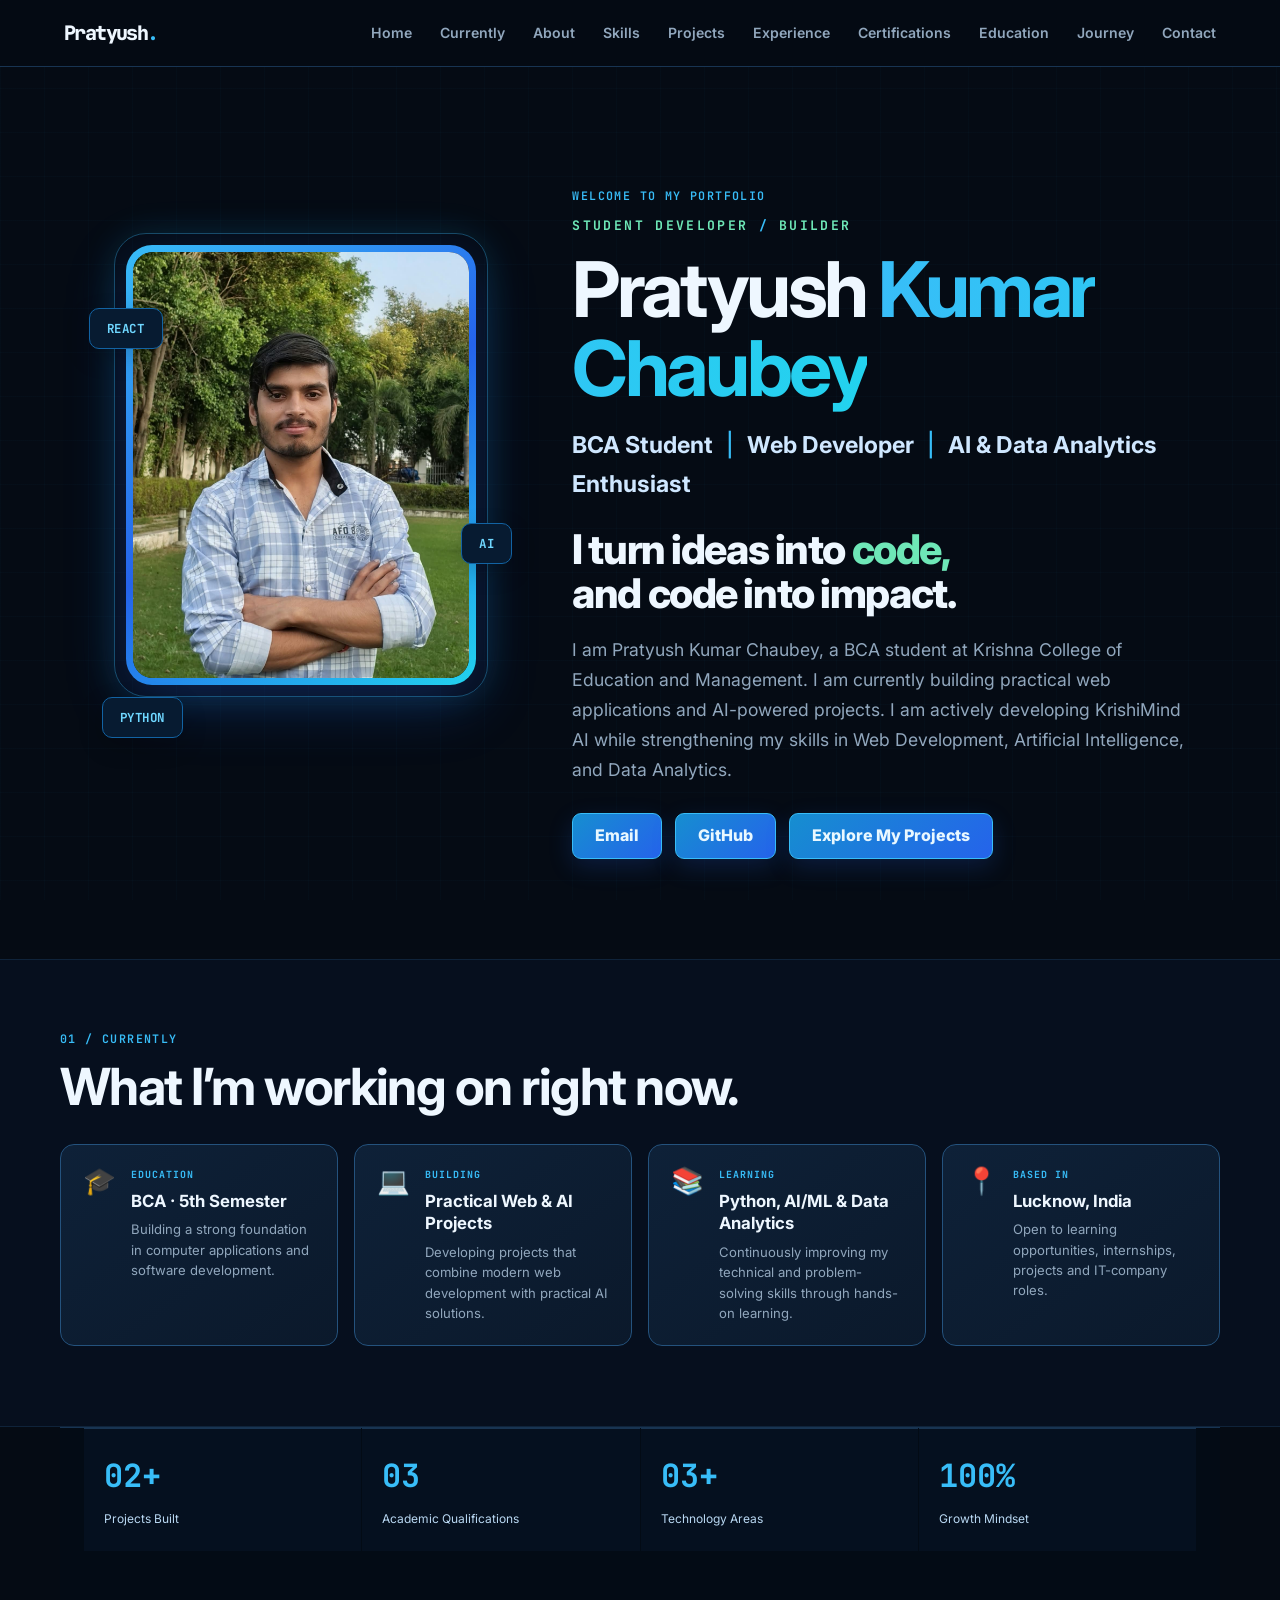
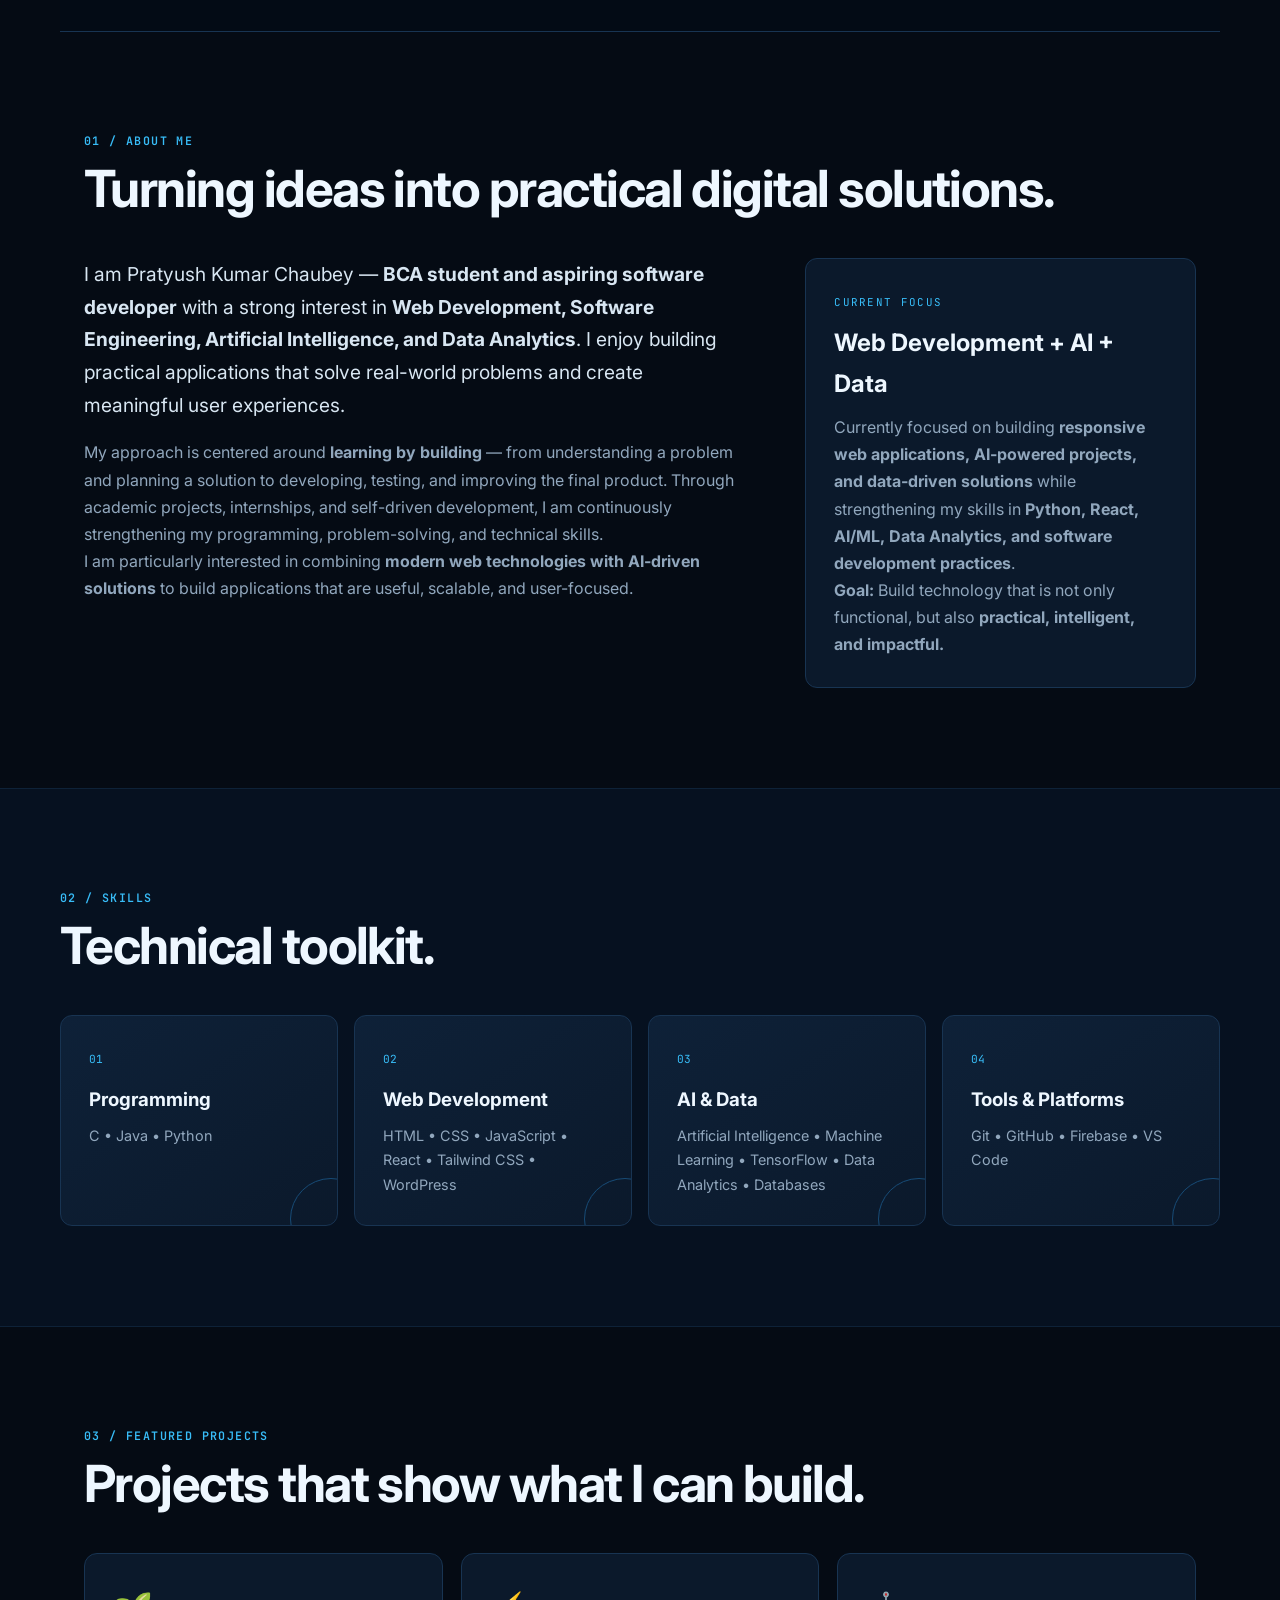
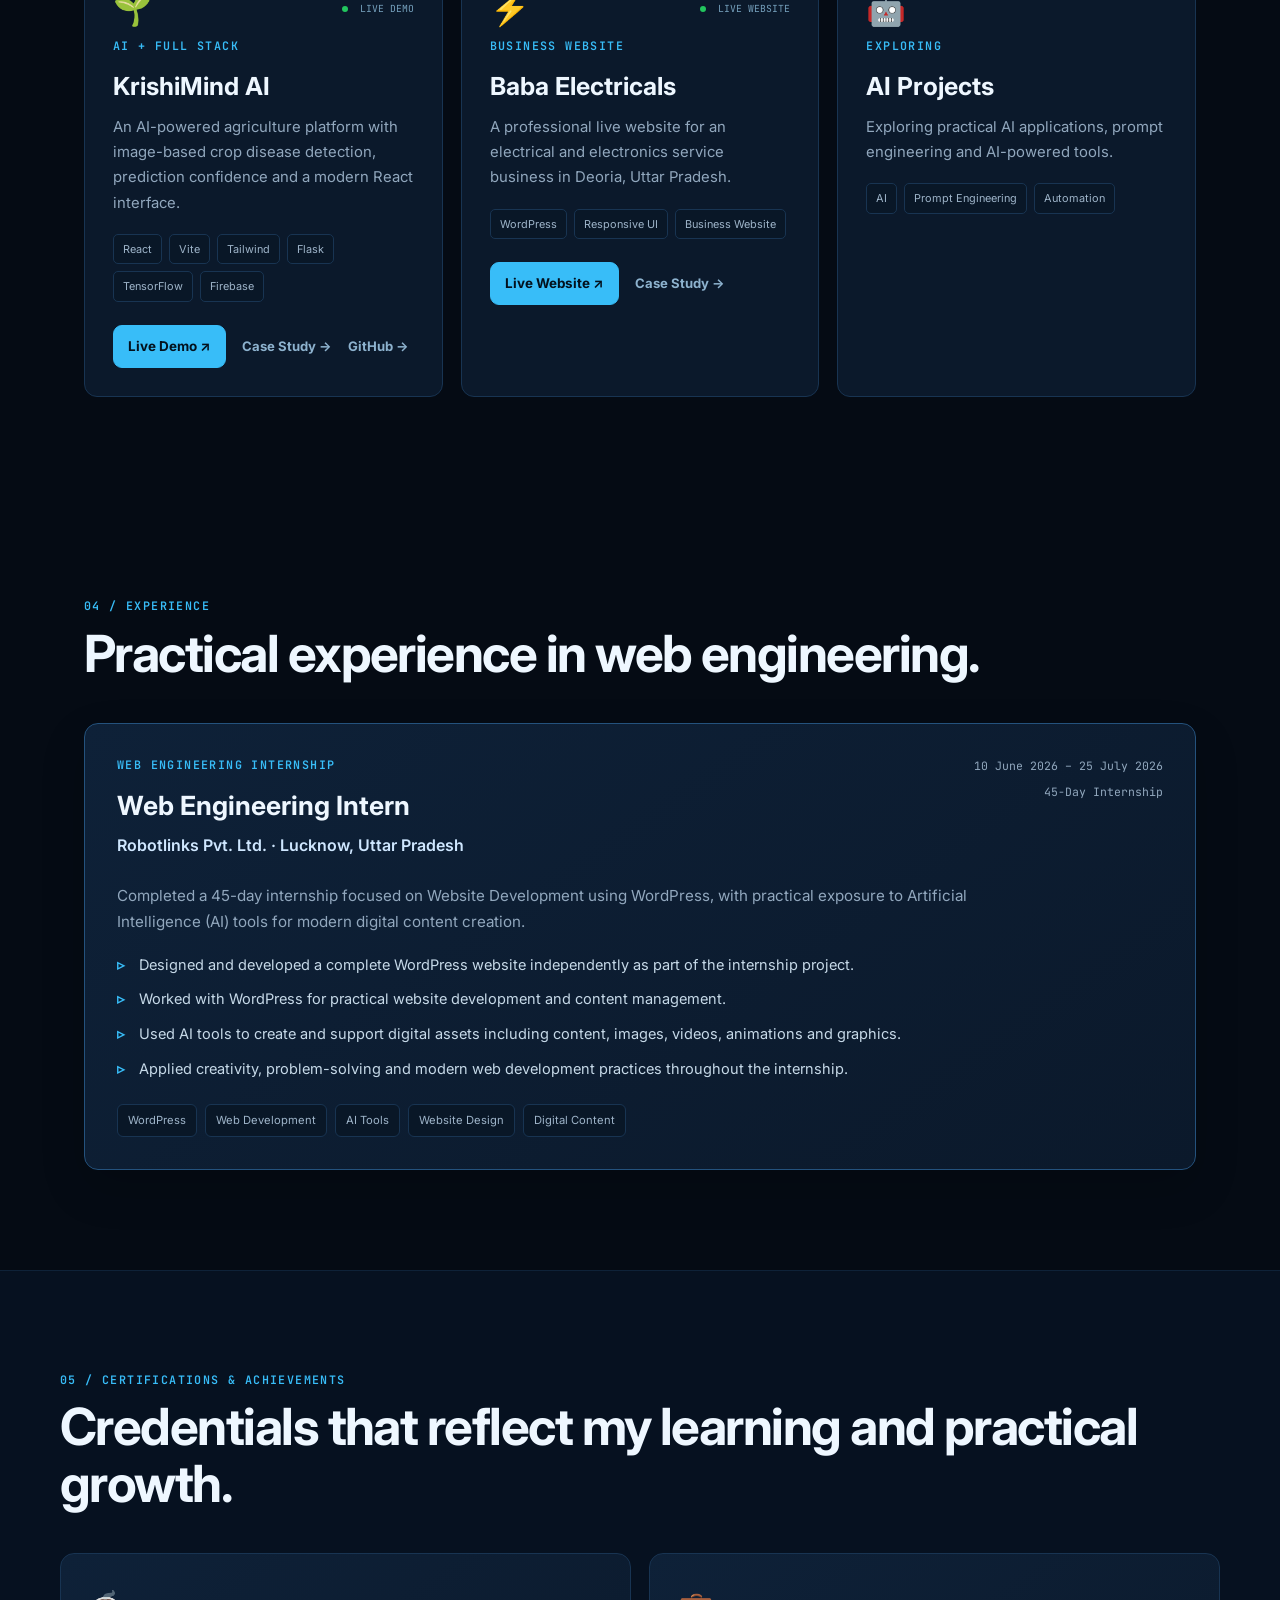
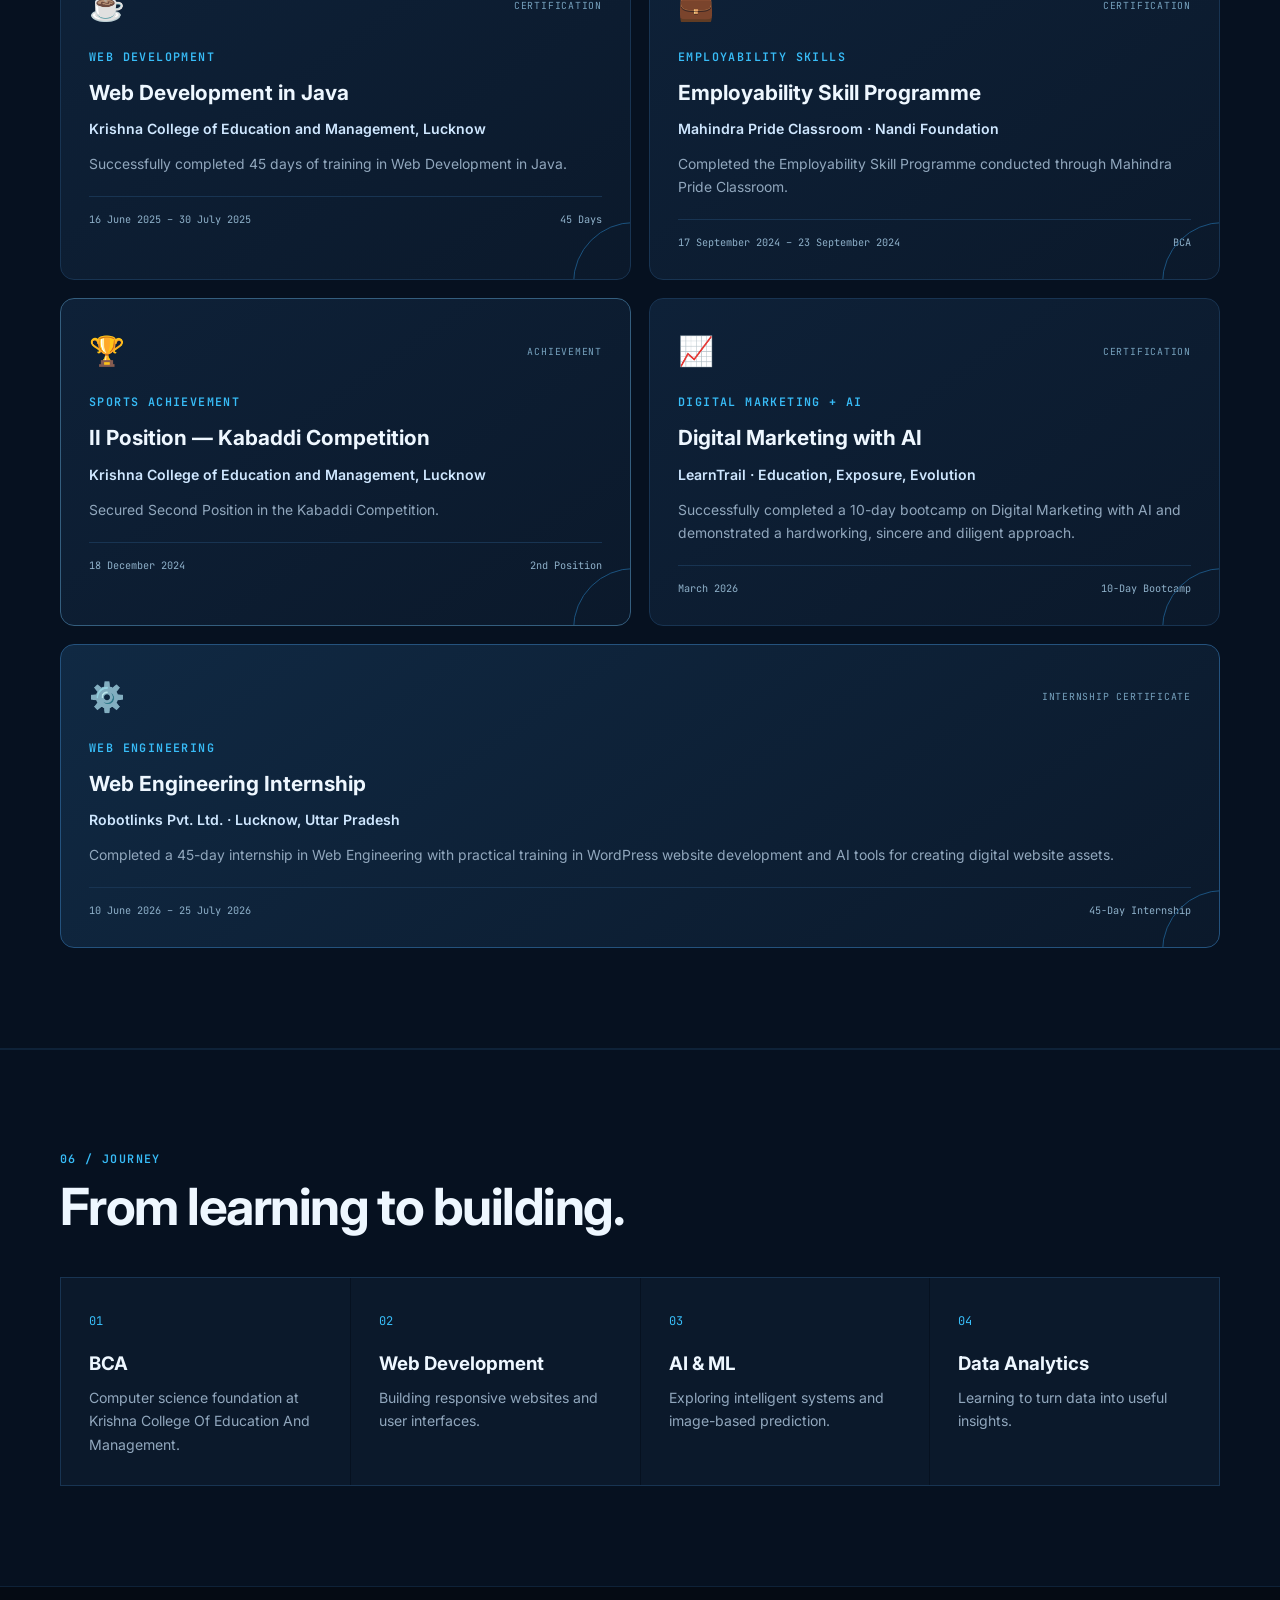
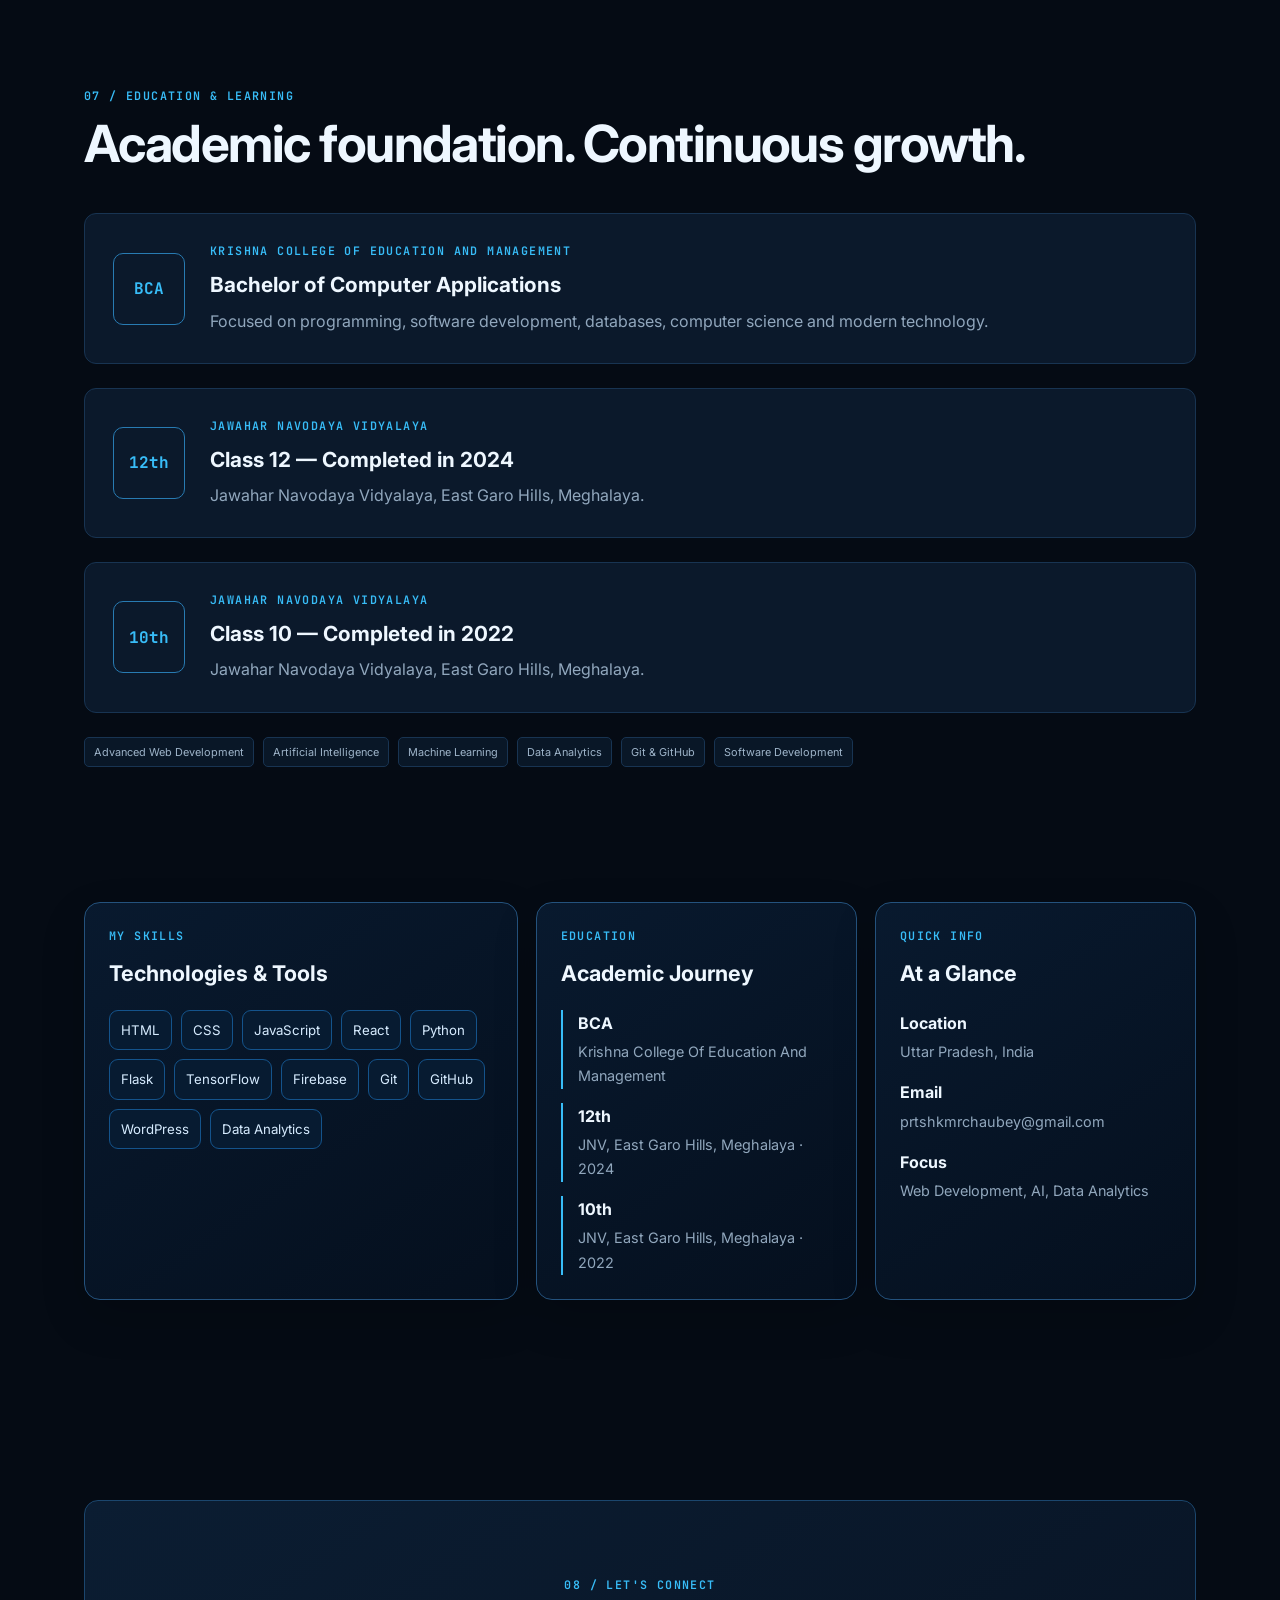
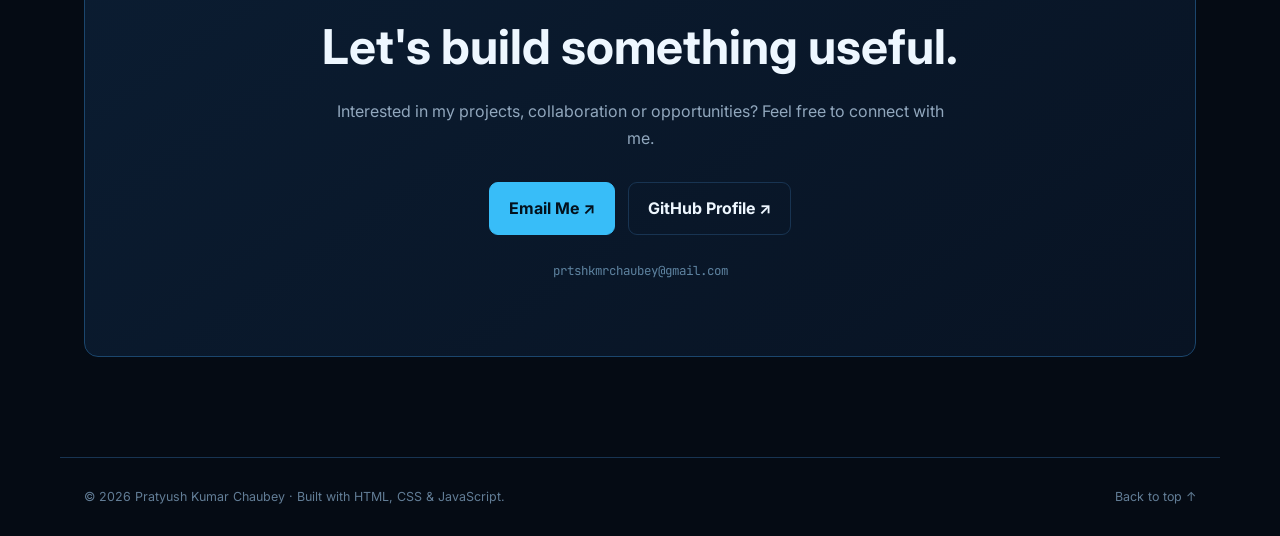
<file: index.html>
<!DOCTYPE html>
<html lang="en">
<head>
  <meta charset="UTF-8">
  <meta name="viewport" content="width=device-width, initial-scale=1.0">
  <meta name="description" content="Pratyush Kumar Chaubey — BCA student, web developer, AI and data analytics enthusiast. Explore projects, skills and technical journey.">
  <meta name="theme-color" content="#071426">
  <title>Pratyush Kumar Chaubey | Web Developer & AI Enthusiast</title>
  <link rel="icon" href="data:image/svg+xml,<svg xmlns='http://www.w3.org/2000/svg' viewBox='0 0 100 100'><rect width='100' height='100' rx='22' fill='%23071426'/><text x='50' y='64' text-anchor='middle' font-size='44' font-family='Arial' font-weight='700' fill='%2338bdf8'>PK</text></svg>">
  <link rel="stylesheet" href="style.css">
</head>
<body>
  <header class="navbar">
  <a class="logo" href="#home" aria-label="Pratyush home">Pratyush<span>.</span></a>
  <button class="menu-toggle" type="button" aria-label="Open navigation" aria-expanded="false">☰</button>
  <nav id="site-nav">
    <a href="#home">Home</a><a href="#currently">Currently</a><a href="#about">About</a><a href="#skills">Skills</a><a href="#projects">Projects</a><a href="#experience">Experience</a><a href="#credentials">Certifications</a><a href="#education">Education</a><a href="#journey">Journey</a><a href="#contact">Contact</a>
  </nav>
</header>

  <main>
    <section id="home" class="hero simple-hero">
  <div class="hero-visual">
    <div class="profile-ring"><div class="profile-core profile-photo"><img src="WhatsApp Image 2026-10-08 at 8.38.26 PM.jpeg" alt="Pratyush Kumar Chaubey"></div></div>
    <div class="hero-tech tech-1">REACT</div><div class="hero-tech tech-2">PYTHON</div><div class="hero-tech tech-3">AI</div>
  </div>
  <div class="hero-content">
    <p class="eyebrow">WELCOME TO MY PORTFOLIO</p>
    <div class="hero-identity">STUDENT DEVELOPER <span>/</span> BUILDER</div>
    <h1>Pratyush <span>Kumar Chaubey</span></h1>
    <h2 class="hero-role">BCA Student <b>|</b> Web Developer <b>|</b> AI & Data Analytics Enthusiast</h2>
    <h3 class="builder-statement">I turn ideas into <span>code,</span><br>and code into impact.</h3>
    <p class="hero-text">I am Pratyush Kumar Chaubey, a BCA student at Krishna College of Education and Management. I am currently building practical web applications and AI-powered projects. I am actively developing KrishiMind AI while strengthening my skills in Web Development, Artificial Intelligence, and Data Analytics.</p>
    <div class="hero-actions">
      <a class="hero-btn" href="mailto:prtshkmrchaubey@gmail.com">Email</a>
      <a class="hero-btn" href="https://github.com/prtshkmrchaubey-blip" target="_blank" rel="noopener">GitHub</a>
      <a class="hero-btn" href="#projects">Explore My Projects</a>
    </div>
  </div>
</section>
<section id="currently" class="currently-section">
  <div class="currently-inner">
    <div class="section-heading">
      <p class="eyebrow">01 / Currently</p>
      <h2>What I’m working on right now.</h2>
    </div>
    <div class="currently-grid">
      <article class="currently-card"><span class="currently-icon">🎓</span><div><p class="currently-label">EDUCATION</p><h3>BCA · 5th Semester</h3><p>Building a strong foundation in computer applications and software development.</p></div></article>
      <article class="currently-card"><span class="currently-icon">💻</span><div><p class="currently-label">BUILDING</p><h3>Practical Web & AI Projects</h3><p>Developing projects that combine modern web development with practical AI solutions.</p></div></article>
      <article class="currently-card"><span class="currently-icon">📚</span><div><p class="currently-label">LEARNING</p><h3>Python, AI/ML & Data Analytics</h3><p>Continuously improving my technical and problem-solving skills through hands-on learning.</p></div></article>
      <article class="currently-card"><span class="currently-icon">📍</span><div><p class="currently-label">BASED IN</p><h3>Lucknow, India</h3><p>Open to learning opportunities, internships, projects and IT-company roles.</p></div></article>
    </div>
  </div>
</section>
<section class="stats-bar">
  <div><strong>02+</strong><span>Projects Built</span></div>
  <div><strong>03</strong><span>Academic Qualifications</span></div>
  <div><strong>03+</strong><span>Technology Areas</span></div>
  <div><strong>100%</strong><span>Growth Mindset</span></div>
</section>

    <section id="about" class="section">
      <div class="section-heading"><p class="eyebrow">01 / About Me</p><h2>Turning ideas into practical digital solutions.</h2></div>
      <div class="about-grid">
        <div>
          <p class="lead">I am Pratyush Kumar Chaubey — <strong>BCA student and aspiring software developer</strong> with a strong interest in <strong>Web Development, Software Engineering, Artificial Intelligence, and Data Analytics</strong>. I enjoy building practical applications that solve real-world problems and create meaningful user experiences.</p>
          <p class="muted">My approach is centered around <strong>learning by building</strong> — from understanding a problem and planning a solution to developing, testing, and improving the final product. Through academic projects, internships, and self-driven development, I am continuously strengthening my programming, problem-solving, and technical skills.</p>
          <p class="muted">I am particularly interested in combining <strong>modern web technologies with AI-driven solutions</strong> to build applications that are useful, scalable, and user-focused.</p>
        </div>
        <div class="info-box">
          <span class="box-label">CURRENT FOCUS</span>
          <h3>Web Development + AI + Data</h3>
          <p>Currently focused on building <strong>responsive web applications, AI-powered projects, and data-driven solutions</strong> while strengthening my skills in <strong>Python, React, AI/ML, Data Analytics, and software development practices</strong>.</p>
          <p class="focus-goal"><strong>Goal:</strong> Build technology that is not only functional, but also <strong>practical, intelligent, and impactful.</strong></p>
        </div>
      </div>
    </section>

    <section id="skills" class="section alt">
      <div class="section-heading"><p class="eyebrow">02 / Skills</p><h2>Technical toolkit.</h2></div>
      <div class="skills-grid">
        <div class="skill"><span class="skill-number">01</span><h3>Programming</h3><p>C • Java • Python</p></div>
        <div class="skill"><span class="skill-number">02</span><h3>Web Development</h3><p>HTML • CSS • JavaScript • React • Tailwind CSS • WordPress</p></div>
        <div class="skill"><span class="skill-number">03</span><h3>AI & Data</h3><p>Artificial Intelligence • Machine Learning • TensorFlow • Data Analytics • Databases</p></div>
        <div class="skill"><span class="skill-number">04</span><h3>Tools & Platforms</h3><p>Git • GitHub • Firebase • VS Code</p></div>
      </div>
    </section>

    <section id="projects" class="section">
      <div class="section-heading"><p class="eyebrow">03 / Featured Projects</p><h2>Projects that show what I can build.</h2></div>
      <div class="projects-grid">
        <article class="project-card project-main">
          <div class="project-top"><span class="project-icon">🌱</span><span class="status"><i></i> LIVE DEMO</span></div>
          <p class="tag">AI + FULL STACK</p>
          <h3>KrishiMind AI</h3>
          <p>An AI-powered agriculture platform with image-based crop disease detection, prediction confidence and a modern React interface.</p>
          <div class="project-tags"><span>React</span><span>Vite</span><span>Tailwind</span><span>Flask</span><span>TensorFlow</span><span>Firebase</span></div>
          <div class="project-links"><a class="btn small primary" href="https://prtshkmrchaubey-blip.github.io/krishimind-ai/" target="_blank" rel="noopener">Live Demo ↗</a><a class="text-link" href="project-krishimind.html">Case Study →</a><a class="text-link" href="https://github.com/prtshkmrchaubey-blip/krishimind-ai" target="_blank" rel="noopener">GitHub →</a></div>
        </article>

        <article class="project-card project-main">
          <div class="project-top"><span class="project-icon">⚡</span><span class="status"><i></i> LIVE WEBSITE</span></div>
          <p class="tag">BUSINESS WEBSITE</p>
          <h3>Baba Electricals</h3>
          <p>A professional live website for an electrical and electronics service business in Deoria, Uttar Pradesh.</p>
          <div class="project-tags"><span>WordPress</span><span>Responsive UI</span><span>Business Website</span></div>
          <div class="project-links"><a class="btn small primary" href="https://babaelectricals.unaux.com" target="_blank" rel="noopener">Live Website ↗</a><a class="text-link" href="project-baba-electricals.html">Case Study →</a></div>
        </article>

        <article class="project-card">
          <span class="project-icon">🤖</span><p class="tag">EXPLORING</p><h3>AI Projects</h3>
          <p>Exploring practical AI applications, prompt engineering and AI-powered tools.</p>
          <div class="project-tags"><span>AI</span><span>Prompt Engineering</span><span>Automation</span></div>
        </article>
      </div>
    </section>

    <section id="experience" class="section">
      <div class="section-heading"><p class="eyebrow">04 / Experience</p><h2>Practical experience in web engineering.</h2></div>
      <article class="experience-card">
        <div class="experience-header">
          <div>
            <p class="tag">WEB ENGINEERING INTERNSHIP</p>
            <h3>Web Engineering Intern</h3>
            <p class="experience-company">Robotlinks Pvt. Ltd. · Lucknow, Uttar Pradesh</p>
          </div>
          <div class="experience-meta">
            <span>10 June 2026 – 25 July 2026</span>
            <span>45-Day Internship</span>
          </div>
        </div>
        <p class="experience-summary">Completed a 45-day internship focused on Website Development using WordPress, with practical exposure to Artificial Intelligence (AI) tools for modern digital content creation.</p>
        <ul class="experience-list">
          <li>Designed and developed a complete WordPress website independently as part of the internship project.</li>
          <li>Worked with WordPress for practical website development and content management.</li>
          <li>Used AI tools to create and support digital assets including content, images, videos, animations and graphics.</li>
          <li>Applied creativity, problem-solving and modern web development practices throughout the internship.</li>
        </ul>
        <div class="experience-tags">
          <span>WordPress</span><span>Web Development</span><span>AI Tools</span><span>Website Design</span><span>Digital Content</span>
        </div>
      </article>
    </section>

    <section id="credentials" class="section alt">
      <div class="section-heading">
        <p class="eyebrow">05 / Certifications & Achievements</p>
        <h2>Credentials that reflect my learning and practical growth.</h2>
      </div>
      <div class="credentials-grid">
        <article class="credential-card">
          <div class="credential-top"><span class="credential-icon">☕</span><span class="credential-type">CERTIFICATION</span></div>
          <p class="tag">WEB DEVELOPMENT</p>
          <h3>Web Development in Java</h3>
          <p class="credential-org">Krishna College of Education and Management, Lucknow</p>
          <p class="credential-desc">Successfully completed 45 days of training in Web Development in Java.</p>
          <div class="credential-meta"><span>16 June 2025 – 30 July 2025</span><span>45 Days</span></div>
        </article>

        <article class="credential-card">
          <div class="credential-top"><span class="credential-icon">💼</span><span class="credential-type">CERTIFICATION</span></div>
          <p class="tag">EMPLOYABILITY SKILLS</p>
          <h3>Employability Skill Programme</h3>
          <p class="credential-org">Mahindra Pride Classroom · Nandi Foundation</p>
          <p class="credential-desc">Completed the Employability Skill Programme conducted through Mahindra Pride Classroom.</p>
          <div class="credential-meta"><span>17 September 2024 – 23 September 2024</span><span>BCA</span></div>
        </article>

        <article class="credential-card achievement-card">
          <div class="credential-top"><span class="credential-icon">🏆</span><span class="credential-type">ACHIEVEMENT</span></div>
          <p class="tag">SPORTS ACHIEVEMENT</p>
          <h3>II Position — Kabaddi Competition</h3>
          <p class="credential-org">Krishna College of Education and Management, Lucknow</p>
          <p class="credential-desc">Secured Second Position in the Kabaddi Competition.</p>
          <div class="credential-meta"><span>18 December 2024</span><span>2nd Position</span></div>
        </article>

        <article class="credential-card">
          <div class="credential-top"><span class="credential-icon">📈</span><span class="credential-type">CERTIFICATION</span></div>
          <p class="tag">DIGITAL MARKETING + AI</p>
          <h3>Digital Marketing with AI</h3>
          <p class="credential-org">LearnTrail · Education, Exposure, Evolution</p>
          <p class="credential-desc">Successfully completed a 10-day bootcamp on Digital Marketing with AI and demonstrated a hardworking, sincere and diligent approach.</p>
          <div class="credential-meta"><span>March 2026</span><span>10-Day Bootcamp</span></div>
        </article>

        <article class="credential-card credential-featured">
          <div class="credential-top"><span class="credential-icon">⚙️</span><span class="credential-type">INTERNSHIP CERTIFICATE</span></div>
          <p class="tag">WEB ENGINEERING</p>
          <h3>Web Engineering Internship</h3>
          <p class="credential-org">Robotlinks Pvt. Ltd. · Lucknow, Uttar Pradesh</p>
          <p class="credential-desc">Completed a 45-day internship in Web Engineering with practical training in WordPress website development and AI tools for creating digital website assets.</p>
          <div class="credential-meta"><span>10 June 2026 – 25 July 2026</span><span>45-Day Internship</span></div>
        </article>
      </div>
    </section>

    <section id="journey" class="section alt">
      <div class="section-heading"><p class="eyebrow">06 / Journey</p><h2>From learning to building.</h2></div>
      <div class="journey-grid">
        <div class="journey-step"><span>01</span><h3>BCA</h3><p>Computer science foundation at Krishna College Of Education And Management.</p></div>
        <div class="journey-step"><span>02</span><h3>Web Development</h3><p>Building responsive websites and user interfaces.</p></div>
        <div class="journey-step"><span>03</span><h3>AI & ML</h3><p>Exploring intelligent systems and image-based prediction.</p></div>
        <div class="journey-step"><span>04</span><h3>Data Analytics</h3><p>Learning to turn data into useful insights.</p></div>
      </div>
    </section>

    <section id="education" class="section education-section">
      <div class="section-heading"><p class="eyebrow">07 / Education & Learning</p><h2>Academic foundation. Continuous growth.</h2></div>
      <div class="education-card">
        <div class="education-badge">BCA</div>
        <div><p class="tag">KRISHNA COLLEGE OF EDUCATION AND MANAGEMENT</p><h3>Bachelor of Computer Applications</h3><p class="muted">Focused on programming, software development, databases, computer science and modern technology.</p></div>
      </div>
      <div class="education-card">
        <div class="education-badge">12th</div>
        <div><p class="tag">JAWAHAR NAVODAYA VIDYALAYA</p><h3>Class 12 — Completed in 2024</h3><p class="muted">Jawahar Navodaya Vidyalaya, East Garo Hills, Meghalaya.</p></div>
      </div>
      <div class="education-card">
        <div class="education-badge">10th</div>
        <div><p class="tag">JAWAHAR NAVODAYA VIDYALAYA</p><h3>Class 10 — Completed in 2022</h3><p class="muted">Jawahar Navodaya Vidyalaya, East Garo Hills, Meghalaya.</p></div>
      </div>
      <div class="learning-list"><span>Advanced Web Development</span><span>Artificial Intelligence</span><span>Machine Learning</span><span>Data Analytics</span><span>Git & GitHub</span><span>Software Development</span></div>
    </section>

    <section class="section quick-section">
      <div class="quick-grid">
        <div class="quick-card"><p class="eyebrow">MY SKILLS</p><h3>Technologies & Tools</h3><div class="mini-tags"><span>HTML</span><span>CSS</span><span>JavaScript</span><span>React</span><span>Python</span><span>Flask</span><span>TensorFlow</span><span>Firebase</span><span>Git</span><span>GitHub</span><span>WordPress</span><span>Data Analytics</span></div></div>
        <div class="quick-card"><p class="eyebrow">EDUCATION</p><h3>Academic Journey</h3><div class="timeline-mini"><div><b>BCA</b><span>Krishna College Of Education And Management</span></div><div><b>12th</b><span>JNV, East Garo Hills, Meghalaya · 2024</span></div><div><b>10th</b><span>JNV, East Garo Hills, Meghalaya · 2022</span></div></div></div>
        <div class="quick-card"><p class="eyebrow">QUICK INFO</p><h3>At a Glance</h3><div class="quick-info"><div><b>Location</b><span>Uttar Pradesh, India</span></div><div><b>Email</b><span>prtshkmrchaubey@gmail.com</span></div><div><b>Focus</b><span>Web Development, AI, Data Analytics</span></div></div></div>
      </div>
    </section>

    <section id="contact" class="section contact">
      <div class="contact-card">
        <p class="eyebrow">08 / Let's Connect</p>
        <h2>Let's build something useful.</h2>
        <p>Interested in my projects, collaboration or opportunities? Feel free to connect with me.</p>
        <div class="buttons center"><a class="btn primary" href="mailto:prtshkmrchaubey@gmail.com">Email Me ↗</a><a class="btn secondary" href="https://github.com/prtshkmrchaubey-blip" target="_blank" rel="noopener">GitHub Profile ↗</a></div>
        <p class="contact-email">prtshkmrchaubey@gmail.com</p>
      </div>
    </section>
  </main>
  <footer><p>© 2026 Pratyush Kumar Chaubey · Built with HTML, CSS & JavaScript.</p><a href="#home">Back to top ↑</a></footer>
  <script src="script.js"></script>
</body>
</html>
</file>
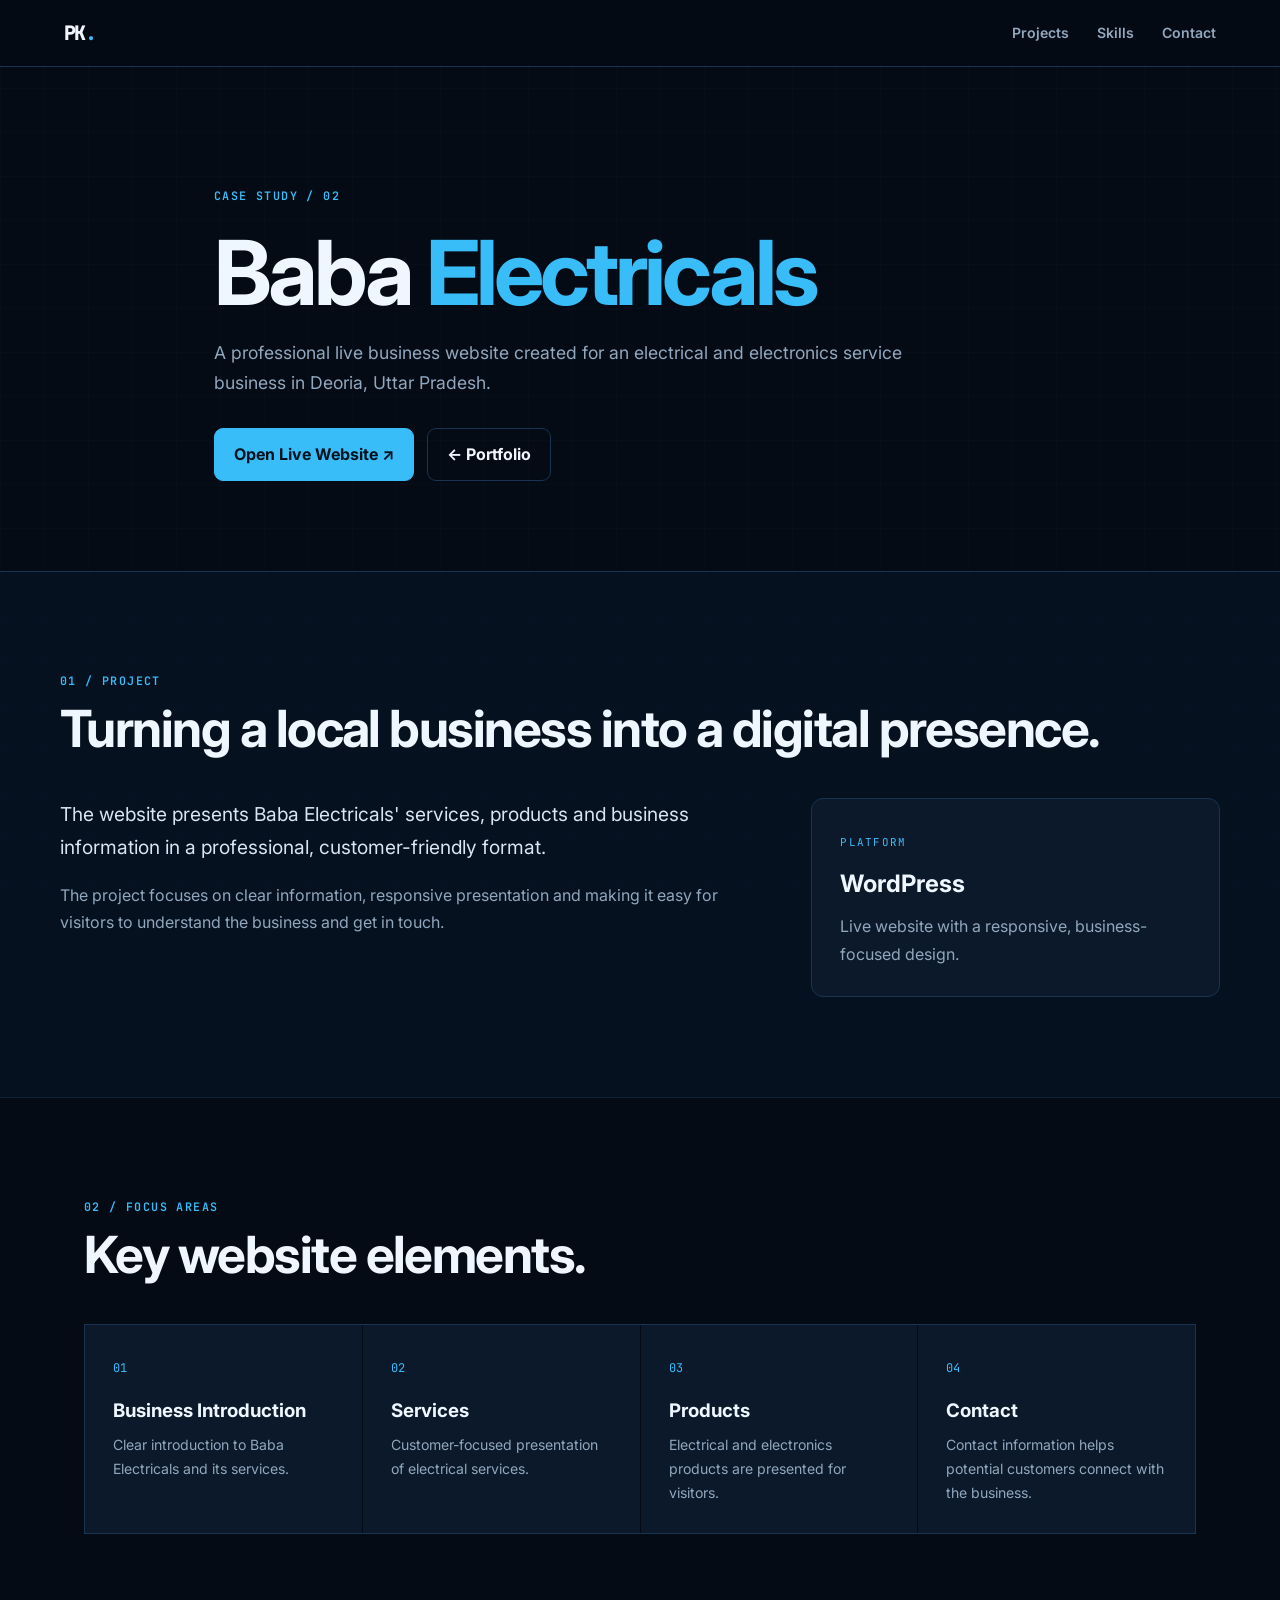
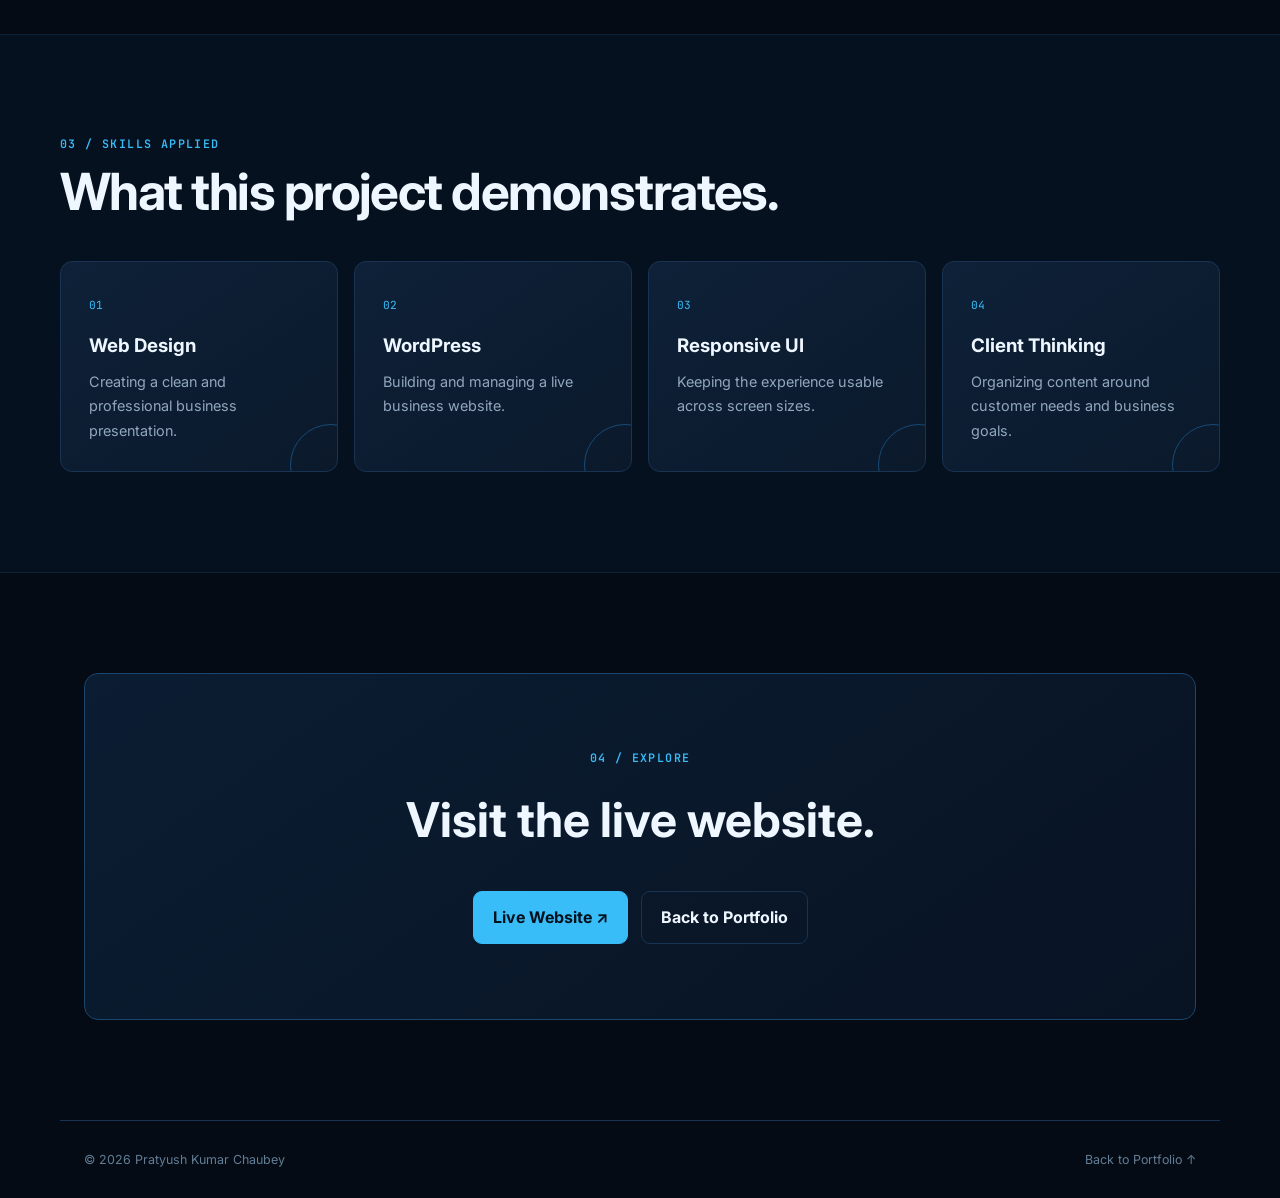
<file: project-baba-electricals.html>
<!DOCTYPE html>
<html lang="en"><head><meta charset="UTF-8"><meta name="viewport" content="width=device-width,initial-scale=1.0"><meta name="description" content="Baba Electricals website case study by Pratyush Kumar Chaubey."><title>Baba Electricals | Case Study</title><link rel="stylesheet" href="style.css"></head>
<body>
<header class="navbar"><a class="logo" href="index.html">PK<span>.</span></a><nav><a href="index.html#projects">Projects</a><a href="index.html#skills">Skills</a><a href="index.html#contact">Contact</a></nav></header>
<main>
<section class="section project-detail-hero"><p class="eyebrow">CASE STUDY / 02</p><h1>Baba <span>Electricals</span></h1><p class="hero-text">A professional live business website created for an electrical and electronics service business in Deoria, Uttar Pradesh.</p><div class="buttons"><a class="btn primary" href="https://babaelectricals.unaux.com" target="_blank" rel="noopener">Open Live Website ↗</a><a class="btn secondary" href="index.html#projects">← Portfolio</a></div></section>
<section class="section alt"><div class="section-heading"><p class="eyebrow">01 / Project</p><h2>Turning a local business into a digital presence.</h2></div><div class="about-grid"><div><p class="lead">The website presents Baba Electricals' services, products and business information in a professional, customer-friendly format.</p><p class="muted">The project focuses on clear information, responsive presentation and making it easy for visitors to understand the business and get in touch.</p></div><div class="info-box"><span class="box-label">PLATFORM</span><h3>WordPress</h3><p>Live website with a responsive, business-focused design.</p></div></div></section>
<section class="section"><div class="section-heading"><p class="eyebrow">02 / Focus Areas</p><h2>Key website elements.</h2></div><div class="journey-grid"><div class="journey-step"><span>01</span><h3>Business Introduction</h3><p>Clear introduction to Baba Electricals and its services.</p></div><div class="journey-step"><span>02</span><h3>Services</h3><p>Customer-focused presentation of electrical services.</p></div><div class="journey-step"><span>03</span><h3>Products</h3><p>Electrical and electronics products are presented for visitors.</p></div><div class="journey-step"><span>04</span><h3>Contact</h3><p>Contact information helps potential customers connect with the business.</p></div></div></section>
<section class="section alt"><div class="section-heading"><p class="eyebrow">03 / Skills Applied</p><h2>What this project demonstrates.</h2></div><div class="skills-grid"><div class="skill"><span class="skill-number">01</span><h3>Web Design</h3><p>Creating a clean and professional business presentation.</p></div><div class="skill"><span class="skill-number">02</span><h3>WordPress</h3><p>Building and managing a live business website.</p></div><div class="skill"><span class="skill-number">03</span><h3>Responsive UI</h3><p>Keeping the experience usable across screen sizes.</p></div><div class="skill"><span class="skill-number">04</span><h3>Client Thinking</h3><p>Organizing content around customer needs and business goals.</p></div></div></section>
<section class="section contact"><div class="contact-card"><p class="eyebrow">04 / Explore</p><h2>Visit the live website.</h2><div class="buttons center"><a class="btn primary" href="https://babaelectricals.unaux.com" target="_blank" rel="noopener">Live Website ↗</a><a class="btn secondary" href="index.html">Back to Portfolio</a></div></div></section>
</main><footer><p>© 2026 Pratyush Kumar Chaubey</p><a href="index.html">Back to Portfolio ↑</a></footer>
</body></html>
</file>
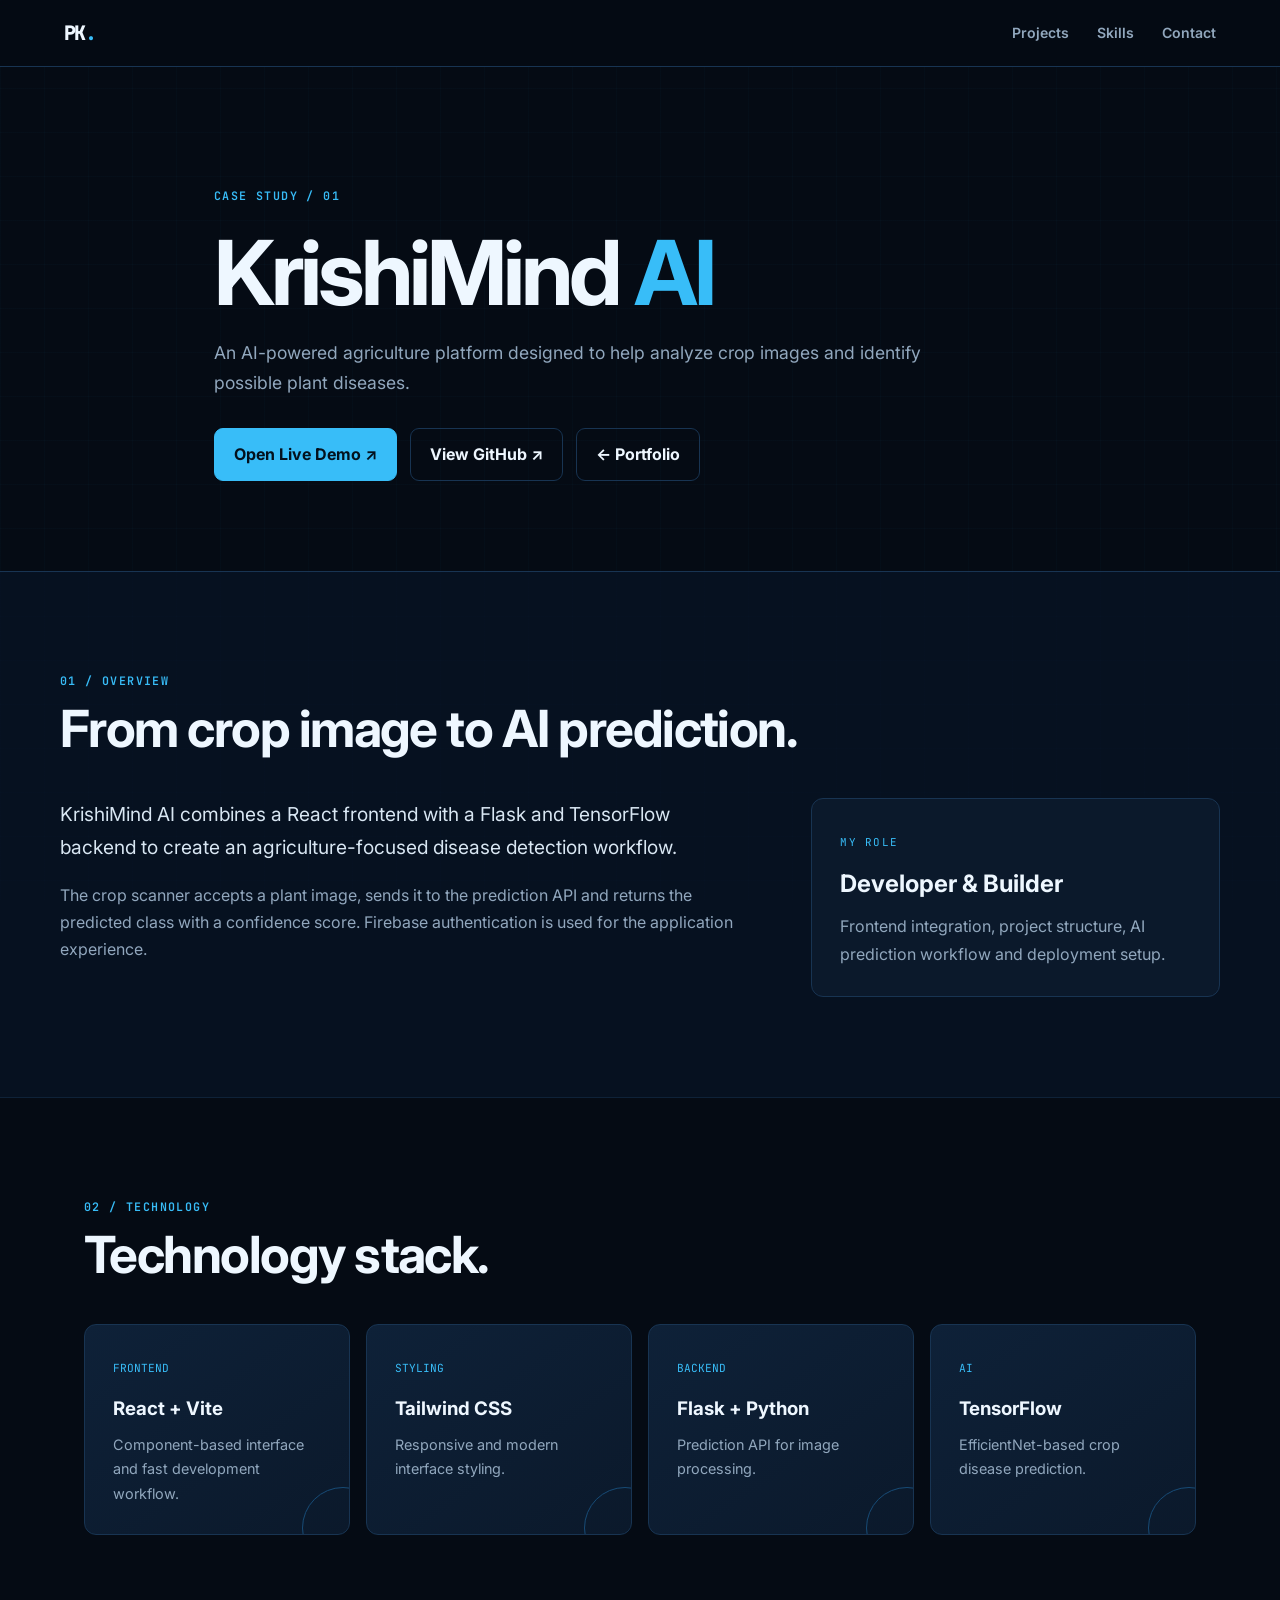
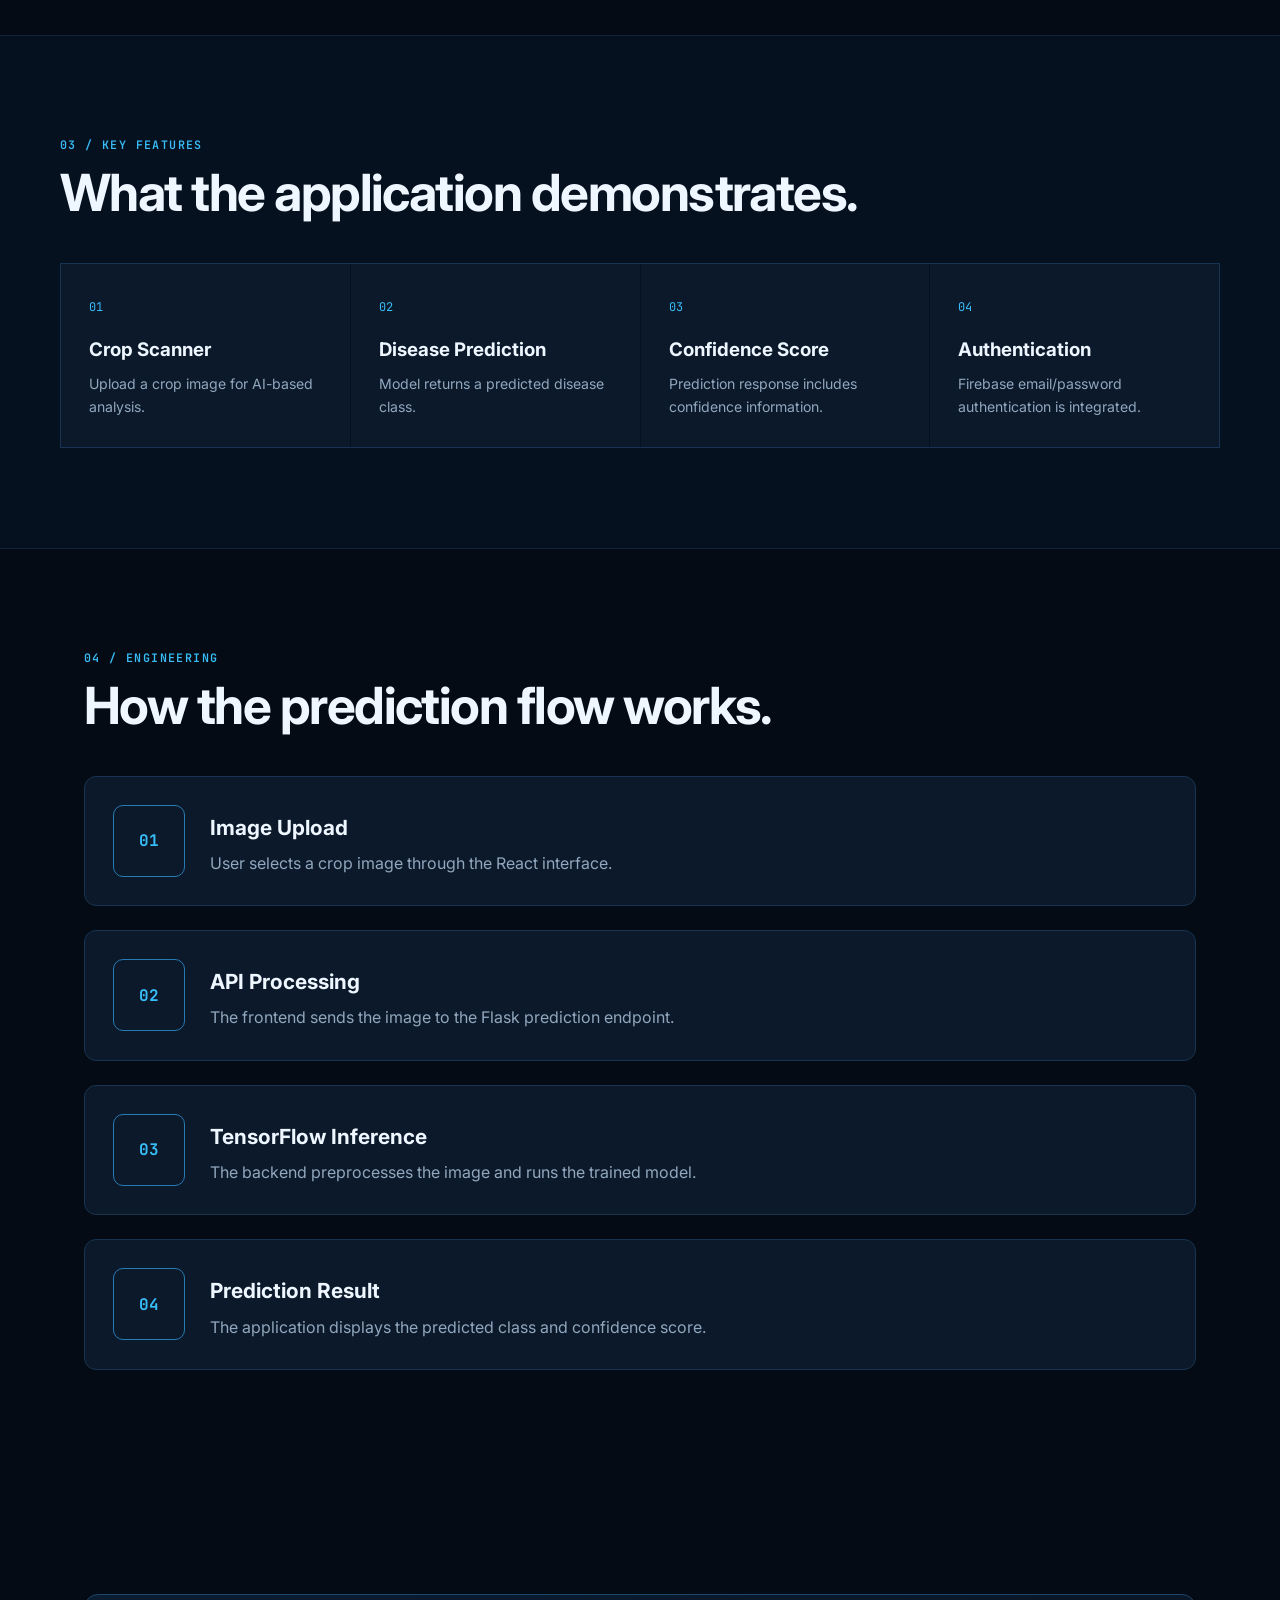
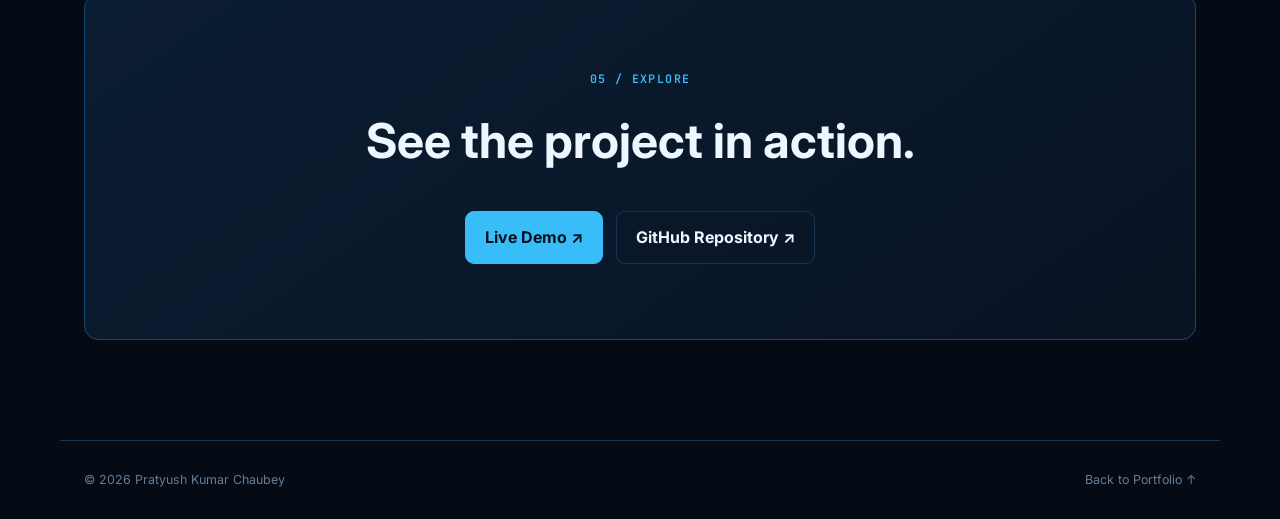
<file: project-krishimind.html>
<!DOCTYPE html>
<html lang="en"><head><meta charset="UTF-8"><meta name="viewport" content="width=device-width,initial-scale=1.0"><meta name="description" content="KrishiMind AI case study by Pratyush Kumar Chaubey."><title>KrishiMind AI | Case Study</title><link rel="stylesheet" href="style.css"></head>
<body>
<header class="navbar"><a class="logo" href="index.html">PK<span>.</span></a><nav><a href="index.html#projects">Projects</a><a href="index.html#skills">Skills</a><a href="index.html#contact">Contact</a></nav></header>
<main>
<section class="section project-detail-hero"><p class="eyebrow">CASE STUDY / 01</p><h1>KrishiMind <span>AI</span></h1><p class="hero-text">An AI-powered agriculture platform designed to help analyze crop images and identify possible plant diseases.</p><div class="buttons"><a class="btn primary" href="https://prtshkmrchaubey-blip.github.io/krishimind-ai/" target="_blank" rel="noopener">Open Live Demo ↗</a><a class="btn secondary" href="https://github.com/prtshkmrchaubey-blip/krishimind-ai" target="_blank" rel="noopener">View GitHub ↗</a><a class="btn secondary" href="index.html#projects">← Portfolio</a></div></section>
<section class="section alt"><div class="section-heading"><p class="eyebrow">01 / Overview</p><h2>From crop image to AI prediction.</h2></div><div class="about-grid"><div><p class="lead">KrishiMind AI combines a React frontend with a Flask and TensorFlow backend to create an agriculture-focused disease detection workflow.</p><p class="muted">The crop scanner accepts a plant image, sends it to the prediction API and returns the predicted class with a confidence score. Firebase authentication is used for the application experience.</p></div><div class="info-box"><span class="box-label">MY ROLE</span><h3>Developer & Builder</h3><p>Frontend integration, project structure, AI prediction workflow and deployment setup.</p></div></div></section>
<section class="section"><div class="section-heading"><p class="eyebrow">02 / Technology</p><h2>Technology stack.</h2></div><div class="skills-grid"><div class="skill"><span class="skill-number">FRONTEND</span><h3>React + Vite</h3><p>Component-based interface and fast development workflow.</p></div><div class="skill"><span class="skill-number">STYLING</span><h3>Tailwind CSS</h3><p>Responsive and modern interface styling.</p></div><div class="skill"><span class="skill-number">BACKEND</span><h3>Flask + Python</h3><p>Prediction API for image processing.</p></div><div class="skill"><span class="skill-number">AI</span><h3>TensorFlow</h3><p>EfficientNet-based crop disease prediction.</p></div></div></section>
<section class="section alt"><div class="section-heading"><p class="eyebrow">03 / Key Features</p><h2>What the application demonstrates.</h2></div><div class="journey-grid"><div class="journey-step"><span>01</span><h3>Crop Scanner</h3><p>Upload a crop image for AI-based analysis.</p></div><div class="journey-step"><span>02</span><h3>Disease Prediction</h3><p>Model returns a predicted disease class.</p></div><div class="journey-step"><span>03</span><h3>Confidence Score</h3><p>Prediction response includes confidence information.</p></div><div class="journey-step"><span>04</span><h3>Authentication</h3><p>Firebase email/password authentication is integrated.</p></div></div></section>
<section class="section"><div class="section-heading"><p class="eyebrow">04 / Engineering</p><h2>How the prediction flow works.</h2></div><div class="education-card"><div class="education-badge">01</div><div><h3>Image Upload</h3><p class="muted">User selects a crop image through the React interface.</p></div></div><div class="education-card"><div class="education-badge">02</div><div><h3>API Processing</h3><p class="muted">The frontend sends the image to the Flask prediction endpoint.</p></div></div><div class="education-card"><div class="education-badge">03</div><div><h3>TensorFlow Inference</h3><p class="muted">The backend preprocesses the image and runs the trained model.</p></div></div><div class="education-card"><div class="education-badge">04</div><div><h3>Prediction Result</h3><p class="muted">The application displays the predicted class and confidence score.</p></div></div></section>
<section class="section contact"><div class="contact-card"><p class="eyebrow">05 / Explore</p><h2>See the project in action.</h2><div class="buttons center"><a class="btn primary" href="https://prtshkmrchaubey-blip.github.io/krishimind-ai/" target="_blank" rel="noopener">Live Demo ↗</a><a class="btn secondary" href="https://github.com/prtshkmrchaubey-blip/krishimind-ai" target="_blank" rel="noopener">GitHub Repository ↗</a></div></div></section>
</main><footer><p>© 2026 Pratyush Kumar Chaubey</p><a href="index.html">Back to Portfolio ↑</a></footer>
</body></html>
</file>
<file: style.css>
@import url('https://fonts.googleapis.com/css2?family=Inter:wght@400;500;600;700;800&family=JetBrains+Mono:wght@500;600&display=swap');

:root{--bg:#050b14;--bg2:#071426;--surface:#0b192b;--surface2:#0e2138;--text:#eef7ff;--muted:#91a7bd;--blue:#38bdf8;--blue2:#2563eb;--cyan:#22d3ee;--border:#183452;--border2:#24527d;--max:1160px}
*{box-sizing:border-box;margin:0;padding:0}
html{scroll-behavior:smooth}
body{font-family:Inter,Arial,sans-serif;background:var(--bg);color:var(--text);line-height:1.7}
body:before{content:"";position:fixed;inset:0;pointer-events:none;background-image:linear-gradient(rgba(56,189,248,.025) 1px,transparent 1px),linear-gradient(90deg,rgba(56,189,248,.025) 1px,transparent 1px);background-size:44px 44px;z-index:-1}
a{color:inherit;text-decoration:none}
.navbar{position:sticky;top:0;z-index:20;display:flex;justify-content:space-between;align-items:center;padding:16px max(5%,calc((100% - var(--max))/2));background:rgba(5,11,20,.88);backdrop-filter:blur(16px);border-bottom:1px solid var(--border)}
.logo{font-family:"JetBrains Mono",monospace;font-size:1.25rem;font-weight:800;letter-spacing:-.08em;color:var(--text)}.logo span{color:var(--blue)}
nav{display:flex;gap:28px}nav a{color:var(--muted);font-size:.88rem;font-weight:600}nav a:hover{color:var(--blue)}
.menu-toggle{display:none;background:none;border:1px solid var(--border);color:var(--blue);border-radius:8px;padding:7px 10px;font-size:1.1rem}
.hero{max-width:var(--max);min-height:700px;margin:auto;padding:110px 24px 90px;display:grid;grid-template-columns:1.35fr .9fr;gap:70px;align-items:center}
.eyebrow,.tag{font-family:"JetBrains Mono",monospace;color:var(--blue);font-size:.73rem;font-weight:600;letter-spacing:.12em;text-transform:uppercase}
h1{font-size:clamp(2.8rem,6vw,5.6rem);line-height:1.02;letter-spacing:-.045em;margin:20px 0}h1 span{color:var(--blue)}
.hero-text{font-size:1.1rem;color:var(--muted);max-width:680px}.hero-text strong{color:var(--text)}
.buttons{display:flex;gap:13px;flex-wrap:wrap;margin-top:30px}.center{justify-content:center}
.btn{display:inline-block;padding:12px 19px;border-radius:9px;font-weight:700;border:1px solid var(--border);transition:.2s}.btn:hover{transform:translateY(-2px)}.primary{background:var(--blue);color:#03111d;border-color:var(--blue)}.primary:hover{background:#67cefa}.secondary{background:transparent;color:var(--text)}.secondary:hover{border-color:var(--blue);color:var(--blue)}.btn.small{padding:9px 14px;font-size:.84rem}
.quick-links{display:flex;gap:22px;margin-top:25px}.quick-links a{color:#7391ad;font-size:.88rem}.quick-links a:hover{color:var(--blue)}
.hero-visual{height:390px;position:relative;display:grid;place-items:center}.tech-orbit{position:absolute;border:1px solid var(--border2);border-radius:50%;transform:rotate(-18deg)}.orbit-one{width:310px;height:190px}.orbit-two{width:370px;height:250px;transform:rotate(42deg);border-color:#174b76}.profile-core{width:185px;height:185px;border-radius:50%;display:grid;place-content:center;text-align:center;background:radial-gradient(circle at 35% 30%,#123b62,#071426 68%);border:1px solid #2c75ad;box-shadow:0 0 60px rgba(37,99,235,.16)}.profile-core span{font-family:"JetBrains Mono";font-size:3rem;font-weight:700;color:var(--blue)}.profile-photo{overflow:hidden;position:relative}.profile-photo img{width:100%;height:100%;object-fit:cover;display:block}.profile-photo small{position:absolute;bottom:14px;left:50%;transform:translateX(-50%);white-space:nowrap;padding:5px 9px;border-radius:999px;background:rgba(5,11,20,.82);border:1px solid rgba(56,189,248,.35);}.profile-core small{font-family:"JetBrains Mono";font-size:.55rem;letter-spacing:.14em;color:#6d8da9;margin-top:5px}
.floating-chip{position:absolute;padding:7px 11px;border:1px solid var(--border2);background:rgba(11,25,43,.9);border-radius:7px;font-family:"JetBrains Mono";font-size:.67rem;color:#8fc9ef}.chip-react{top:35px;right:30px}.chip-ai{top:155px;right:-10px}.chip-data{bottom:48px;right:55px}.chip-git{bottom:28px;left:25px}
.stats-bar{max-width:var(--max);margin:auto;padding:0 24px 80px;display:grid;grid-template-columns:repeat(4,1fr);gap:1px}.stats-bar>div{padding:20px;border-top:1px solid var(--border);background:rgba(11,25,43,.45)}.stats-bar strong{display:block;font-family:"JetBrains Mono";color:var(--blue);font-size:1.2rem}.stats-bar span{font-size:.75rem;color:var(--muted)}
.section{max-width:var(--max);margin:auto;padding:100px 24px}.alt{max-width:none;background:rgba(7,20,38,.72);border-top:1px solid rgba(24,52,82,.5);border-bottom:1px solid rgba(24,52,82,.5)}.alt>*{max-width:var(--max);margin-left:auto;margin-right:auto}.section-heading{margin-bottom:42px}.section-heading h2{font-size:clamp(2rem,4vw,3.2rem);line-height:1.1;letter-spacing:-.03em;margin-top:8px}
.about-grid{display:grid;grid-template-columns:1.25fr .75fr;gap:70px;align-items:start}.lead{font-size:1.2rem;color:#d8e6f2;margin-bottom:18px}.muted{color:var(--muted)}.info-box{padding:28px;background:var(--surface);border:1px solid var(--border);border-radius:12px}.box-label{font-family:"JetBrains Mono";font-size:.68rem;color:var(--blue);letter-spacing:.12em}.info-box h3{font-size:1.5rem;margin:9px 0}.info-box p{color:var(--muted)}
.skills-grid{display:grid;grid-template-columns:repeat(4,1fr);gap:16px}.skill{position:relative;padding:28px;background:linear-gradient(145deg,var(--surface2),var(--surface));border:1px solid var(--border);border-radius:12px;overflow:hidden}.skill:after{content:"";position:absolute;width:80px;height:80px;right:-35px;bottom:-35px;border:1px solid #174b76;border-radius:50%}.skill-number{font-family:"JetBrains Mono";font-size:.7rem;color:var(--blue)}.skill h3{margin:13px 0 8px}.skill p{color:var(--muted);font-size:.9rem}
.projects-grid{display:grid;grid-template-columns:repeat(3,1fr);gap:18px}.project-card{padding:28px;background:var(--surface);border:1px solid var(--border);border-radius:13px;transition:.25s}.project-card:hover{transform:translateY(-5px);border-color:#2c6a9d;box-shadow:0 18px 45px rgba(0,0,0,.2)}.project-main{min-height:360px}.project-top{display:flex;justify-content:space-between;align-items:center}.project-icon{font-size:2rem}.status{font-family:"JetBrains Mono";font-size:.61rem;color:#76a1bd}.status i{display:inline-block;width:6px;height:6px;border-radius:50%;background:#22c55e;margin-right:6px}.project-card h3{font-size:1.55rem;margin:8px 0}.project-card>p:not(.tag){color:var(--muted);font-size:.93rem}.project-tags{display:flex;flex-wrap:wrap;gap:7px;margin-top:18px}.project-tags span,.learning-list span{font-size:.68rem;padding:5px 9px;border:1px solid var(--border);border-radius:5px;color:#9eb4c9;background:#091727}.project-links{display:flex;flex-wrap:wrap;gap:16px;align-items:center;margin-top:23px}.text-link{font-size:.82rem;color:#8db2ce;font-weight:700}.text-link:hover{color:var(--blue)}
.journey-grid{display:grid;grid-template-columns:repeat(4,1fr);gap:1px;border:1px solid var(--border)}.journey-step{padding:28px;background:var(--surface);min-height:180px}.journey-step span{font-family:"JetBrains Mono";color:var(--blue);font-size:.75rem}.journey-step h3{margin:15px 0 6px}.journey-step p{color:var(--muted);font-size:.88rem}
.education-card{display:flex;gap:25px;align-items:center;padding:28px;background:var(--surface);border:1px solid var(--border);border-radius:12px;margin-bottom:24px}.education-badge{min-width:72px;height:72px;display:grid;place-items:center;border:1px solid #287bb2;border-radius:10px;color:var(--blue);font-family:"JetBrains Mono";font-weight:700}.education-card h3{font-size:1.3rem;margin:5px 0}.learning-list{display:flex;flex-wrap:wrap;gap:9px}
.contact-card{text-align:center;padding:75px 25px;background:linear-gradient(145deg,#0b1d32,#081323);border:1px solid #1b466d;border-radius:14px}.contact-card h2{font-size:clamp(2rem,4vw,3rem);margin:10px 0}.contact-card>p:not(.eyebrow):not(.contact-email){color:var(--muted);max-width:620px;margin:0 auto}.contact-email{font-family:"JetBrains Mono";color:#5e83a0!important;font-size:.78rem;margin-top:25px}
footer{max-width:var(--max);margin:auto;display:flex;justify-content:space-between;gap:20px;padding:28px 24px;color:#627d96;font-size:.78rem;border-top:1px solid var(--border)}footer a:hover{color:var(--blue)}

@media(max-width:900px){.hero{grid-template-columns:1fr;gap:35px}.hero-visual{height:330px}.skills-grid{grid-template-columns:repeat(2,1fr)}.projects-grid{grid-template-columns:1fr 1fr}.journey-grid{grid-template-columns:1fr 1fr}.about-grid{gap:30px}}
@media(max-width:650px){.navbar{padding:14px 18px}.menu-toggle{display:block}nav{display:none;position:absolute;top:62px;left:12px;right:12px;padding:12px;flex-direction:column;gap:0;background:#081625;border:1px solid var(--border);border-radius:10px}nav.open{display:flex}nav a{padding:11px 12px}.hero{padding:75px 20px 55px}.hero-visual{height:280px}.orbit-one{width:230px;height:145px}.orbit-two{width:275px;height:190px}.profile-core{width:145px;height:145px}.profile-core span{font-size:2.3rem}.chip-ai{right:0}.chip-react{right:10px}.chip-data{right:15px}.stats-bar{grid-template-columns:1fr 1fr;padding:0 20px 55px}.section{padding:75px 20px}.about-grid,.skills-grid,.projects-grid,.journey-grid{grid-template-columns:1fr}.project-main{min-height:auto}.education-card{align-items:flex-start}.education-badge{min-width:60px;height:60px}footer{padding:25px 20px;flex-direction:column}}

.project-detail-hero{max-width:900px;padding-top:120px;padding-bottom:90px}.project-detail-hero h1{font-size:clamp(3rem,7vw,6rem)}.project-detail-hero .hero-text{max-width:760px}.project-detail-hero + .alt{border-top:1px solid var(--border)}

/* Portfolio visual refresh */
.hero{grid-template-columns:1.08fr .92fr;min-height:590px;align-items:center;overflow:hidden}
.hero-content{position:relative;z-index:3}
.hero h1{font-size:clamp(3rem,6vw,5.5rem);line-height:1.02;letter-spacing:-.045em;margin:12px 0 18px}
.hero h1 span{background:linear-gradient(90deg,var(--blue),var(--cyan));-webkit-background-clip:text;background-clip:text;color:transparent}
.hero-role{font-size:clamp(1.05rem,2vw,1.45rem);color:#cfe7ff;margin:0 0 22px;font-weight:700}
.hero-role b{color:var(--blue);font-weight:500;margin:0 8px}
.hero-social{display:flex;gap:10px;margin:20px 0}
.hero-social a{border:1px solid var(--border2);background:rgba(7,20,38,.7);padding:9px 15px;border-radius:999px;color:#cfe7ff}
.hero-social a:hover{border-color:var(--blue);color:var(--blue)}
.hero-visual{min-height:500px}
.profile-core{width:255px;height:255px;background:#071426;border:2px solid var(--blue);box-shadow:0 0 80px rgba(37,99,235,.28),inset 0 0 45px rgba(34,211,238,.12);z-index:2}
.profile-photo img{width:100%;height:100%;object-fit:cover;object-position:center 32%;display:block;filter:saturate(1.02) contrast(1.02)}
.profile-photo small{z-index:4}
.developer-quote{position:absolute;right:-5px;top:50%;transform:translateY(-50%);z-index:3;width:180px}
.developer-quote strong{display:block;color:#eaf7ff;font-size:1.35rem;line-height:1.2;border-left:3px solid var(--blue);padding-left:14px;margin-bottom:18px}
.developer-quote span{display:block;font-family:"JetBrains Mono";font-size:.67rem;line-height:1.6;color:#69bdf2;border:1px solid var(--border);background:rgba(5,11,20,.78);padding:13px;border-radius:10px}
.stats-bar{border-top:1px solid var(--border);border-bottom:1px solid var(--border);background:rgba(4,12,23,.72)}
.stats-bar div{min-height:95px}
.stats-bar strong{font-size:2rem;color:var(--blue)}
.stats-bar span{color:#b9d8f3}
.quick-section{padding-top:35px}
.quick-grid{display:grid;grid-template-columns:1.35fr 1fr 1fr;gap:18px}
.quick-card{background:linear-gradient(145deg,rgba(9,27,48,.95),rgba(5,16,30,.95));border:1px solid var(--border2);border-radius:16px;padding:24px;box-shadow:0 18px 45px rgba(0,0,0,.16)}
.quick-card h3{font-size:1.35rem;margin:8px 0 18px}
.mini-tags{display:flex;flex-wrap:wrap;gap:9px}
.mini-tags span{border:1px solid #14538b;background:#071b31;border-radius:9px;padding:8px 11px;color:#d7ecff;font-size:.83rem}
.timeline-mini{display:grid;gap:14px}
.timeline-mini div{padding-left:15px;border-left:2px solid var(--blue)}
.timeline-mini b,.timeline-mini span,.quick-info b,.quick-info span{display:block}
.timeline-mini b,.quick-info b{color:#eef7ff;margin-bottom:3px}
.timeline-mini span,.quick-info span{color:var(--muted);font-size:.9rem}
.quick-info{display:grid;gap:15px}
@media(max-width:1050px){.developer-quote{display:none}.hero{grid-template-columns:1fr 1fr}.quick-grid{grid-template-columns:1fr 1fr}.quick-card:first-child{grid-column:1/-1}}
@media(max-width:650px){.hero{grid-template-columns:1fr;min-height:auto}.hero-visual{min-height:350px}.profile-core{width:205px;height:205px}.hero h1{font-size:3rem}.hero-role{font-size:1rem}.quick-grid{grid-template-columns:1fr}.quick-card:first-child{grid-column:auto}}

/* Simplified portfolio hero */
.simple-hero{grid-template-columns:.82fr 1.18fr;min-height:540px;gap:55px;align-items:center}
.simple-hero .hero-visual{min-height:440px;display:flex;align-items:center;justify-content:center;position:relative}
.profile-ring{width:330px;height:330px;border-radius:50%;padding:8px;background:linear-gradient(135deg,#38bdf8,#2563eb,#22d3ee);box-shadow:0 0 65px rgba(37,99,235,.28);position:relative;z-index:2}
.profile-ring:before{content:"";position:absolute;inset:-18px;border:1px solid rgba(56,189,248,.45);border-radius:50%;box-shadow:0 0 35px rgba(34,211,238,.12)}
.simple-hero .profile-core{width:100%;height:100%;border:0;box-shadow:none}
.simple-hero .profile-photo img{width:100%;height:100%;object-fit:cover;object-position:center 31%;display:block;border-radius:50%;filter:none;image-rendering:auto}
.hero-tech{position:absolute;padding:9px 17px;border:1px solid #1263a3;border-radius:10px;background:#071b31;color:#6fd7ff;font-family:"JetBrains Mono";font-size:.78rem;font-weight:700;letter-spacing:.04em;z-index:4;box-shadow:0 8px 24px rgba(0,0,0,.2)}
.tech-1{top:35px;left:5px}.tech-2{bottom:35px;left:18px}.tech-3{right:5px;top:50%}
.simple-hero .hero-content{padding:10px 0}
.simple-hero .hero-text{max-width:700px}
.hero-actions{display:flex;gap:13px;flex-wrap:wrap;margin-top:28px}
.hero-btn{display:inline-flex;align-items:center;justify-content:center;min-height:46px;padding:0 22px;border-radius:9px;border:1px solid #38bdf8;background:linear-gradient(135deg,#168ed0,#2563eb);color:#e9f8ff;font-weight:800;box-shadow:0 8px 25px rgba(37,99,235,.2);transition:.2s}
.hero-btn:hover{transform:translateY(-2px);box-shadow:0 12px 30px rgba(37,99,235,.32);color:white}
@media(max-width:900px){.simple-hero{grid-template-columns:1fr;text-align:center;gap:25px}.simple-hero .hero-visual{min-height:370px;order:1}.simple-hero .hero-content{order:2}.simple-hero .hero-text{margin-left:auto;margin-right:auto}.hero-actions{justify-content:center}.tech-1{left:12%}.tech-2{left:16%}.tech-3{right:12%}}
@media(max-width:520px){.profile-ring{width:245px;height:245px}.simple-hero .hero-visual{min-height:430px}.tech-2{display:none}.hero-tech{font-size:.68rem;padding:7px 11px}.tech-1{top:10px}.tech-2{bottom:10px}.tech-3{right:3%;top:45%}.hero-actions{flex-direction:column}.hero-btn{width:100%}}

/* Final profile photo presentation */
.simple-hero .hero-visual{min-height:500px}
.profile-ring{width:350px;height:440px;border-radius:26px;padding:7px;background:linear-gradient(145deg,#38bdf8,#2563eb,#22d3ee);box-shadow:0 18px 60px rgba(37,99,235,.28);position:relative;z-index:2}
.profile-ring:before{content:"";position:absolute;inset:-12px;border:1px solid rgba(56,189,248,.35);border-radius:32px}
.simple-hero .profile-core{width:100%;height:100%;overflow:hidden;border-radius:20px;background:#071426}
.simple-hero .profile-photo img{width:100%;height:100%;object-fit:cover;object-position:center 30%;display:block;border-radius:20px;filter:none;image-rendering:auto}
@media(max-width:900px){.simple-hero .hero-visual{min-height:460px}}
@media(max-width:520px){.profile-ring{width:270px;height:345px}.simple-hero .hero-visual{min-height:390px}}

/* Experience section */
.experience-card{padding:32px;background:linear-gradient(145deg,var(--surface2),var(--surface));border:1px solid var(--border2);border-radius:14px;box-shadow:0 18px 45px rgba(0,0,0,.16)}
.experience-header{display:flex;justify-content:space-between;gap:30px;align-items:flex-start}
.experience-card h3{font-size:1.65rem;margin:7px 0 4px}
.experience-company{color:#cfe7ff;font-weight:600}
.experience-meta{display:flex;flex-direction:column;align-items:flex-end;gap:6px;color:var(--muted);font-family:"JetBrains Mono";font-size:.72rem;text-align:right}
.experience-summary{color:var(--muted);max-width:900px;margin:24px 0 18px;font-size:.95rem}
.experience-list{list-style:none;display:grid;gap:10px;margin:0}
.experience-list li{position:relative;padding-left:22px;color:#c6d9e8;font-size:.91rem}
.experience-list li:before{content:"▹";position:absolute;left:0;color:var(--blue);font-weight:800}
.experience-tags{display:flex;flex-wrap:wrap;gap:8px;margin-top:22px}
.experience-tags span{font-size:.7rem;padding:6px 10px;border:1px solid var(--border);border-radius:6px;color:#9eb4c9;background:#091727}
@media(max-width:650px){.experience-card{padding:24px}.experience-header{flex-direction:column}.experience-meta{align-items:flex-start;text-align:left}}

/* Certifications & Achievements */
.credentials-grid{display:grid;grid-template-columns:repeat(2,1fr);gap:18px}
.credential-card{padding:28px;background:linear-gradient(145deg,var(--surface2),var(--surface));border:1px solid var(--border);border-radius:14px;transition:.25s;position:relative;overflow:hidden}
.credential-card:after{content:"";position:absolute;width:120px;height:120px;right:-65px;bottom:-65px;border:1px solid #1b527e;border-radius:50%}
.credential-card:hover{transform:translateY(-4px);border-color:#2c6a9d;box-shadow:0 18px 45px rgba(0,0,0,.18)}
.credential-top{display:flex;justify-content:space-between;align-items:center;margin-bottom:17px}
.credential-icon{font-size:1.8rem}
.credential-type{font-family:"JetBrains Mono";font-size:.61rem;color:#76a1bd;letter-spacing:.08em}
.credential-card h3{font-size:1.3rem;margin:7px 0}
.credential-org{color:#cfe7ff;font-weight:600;font-size:.88rem;margin-bottom:12px}
.credential-desc{color:var(--muted);font-size:.87rem;line-height:1.65}
.credential-meta{display:flex;justify-content:space-between;gap:12px;flex-wrap:wrap;margin-top:20px;padding-top:14px;border-top:1px solid var(--border);font-family:"JetBrains Mono";font-size:.64rem;color:#8fb1ca}
.credential-featured{grid-column:1/-1;border-color:#24527d;background:linear-gradient(145deg,#102943,#0b192b)}
.achievement-card{border-color:#345e7e}
@media(max-width:700px){.credentials-grid{grid-template-columns:1fr}.credential-featured{grid-column:auto}}

/* Student Developer / Builder hero additions */
.hero-identity{display:inline-flex;align-items:center;gap:10px;font-family:"JetBrains Mono",monospace;font-size:.82rem;font-weight:700;letter-spacing:.18em;color:#6ee7b7;margin:8px 0 2px;text-transform:uppercase}
.hero-identity span{color:var(--blue)}
.builder-statement{font-size:clamp(1.7rem,3.2vw,2.8rem);line-height:1.08;letter-spacing:-.035em;margin:8px 0 20px;font-weight:800;color:var(--text)}
.builder-statement span{color:#6ee7b7}
.profile-ring{overflow:visible}
.current-status{position:absolute;left:50%;bottom:-155px;transform:translateX(-50%);width:min(520px,92vw);padding:14px 18px;border:1px solid var(--border2);border-radius:18px;background:rgba(5,11,20,.94);backdrop-filter:blur(12px);box-shadow:0 12px 35px rgba(0,0,0,.28);z-index:5;text-align:left}
.status-heading{font-family:"JetBrains Mono",monospace;font-size:.78rem;letter-spacing:.08em;color:#e8f4ff;margin-bottom:12px}
.status-line{display:grid;grid-template-columns:28px minmax(78px,max-content) minmax(0,1fr);align-items:baseline;gap:6px;font-size:.9rem;line-height:1.5;color:#e8f4ff;margin:5px 0}
.status-line .status-icon{width:28px;flex:0 0 28px;font-size:1.05rem;text-align:center}
.status-line strong{font-size:.96rem;color:#f4f8ff}
.status-line span:last-child{color:#e8f4ff}
.status-line strong + span{color:#e8f4ff}
.status-dot{display:none}
.current-status small,.current-status em{display:none}
.simple-hero .hero-visual{padding-bottom:45px}
@media(max-width:900px){.current-status{bottom:-145px}.builder-statement{margin-top:5px}}
@media(max-width:650px){.current-status{bottom:-140px}.hero-identity{font-size:.68rem;letter-spacing:.11em}.builder-statement{font-size:2rem}.current-status{width:calc(100vw - 40px);border-radius:16px;padding:12px 14px}.status-line{font-size:.78rem;gap:4px;grid-template-columns:24px 72px minmax(0,1fr)}.status-line .status-icon{width:24px;flex-basis:24px;font-size:.95rem}.status-line strong{font-size:.82rem}.simple-hero .hero-visual{padding-bottom:75px}}

/* Extra spacing below profile image */
.simple-hero .hero-visual{padding-bottom:115px}
@media(max-width:900px){.simple-hero .hero-visual{padding-bottom:105px}}
@media(max-width:650px){.simple-hero .hero-visual{padding-bottom:135px}}

/* Standalone Currently section */
.currently-section{max-width:none;padding:70px 24px 80px;background:rgba(7,20,38,.58);border-top:1px solid rgba(24,52,82,.55);border-bottom:1px solid rgba(24,52,82,.55)}
.currently-inner{max-width:var(--max);margin:0 auto}
.currently-section .section-heading{margin-bottom:30px}
.currently-grid{display:grid;grid-template-columns:repeat(4,1fr);gap:16px}
.currently-card{display:flex;gap:15px;align-items:flex-start;padding:22px;background:linear-gradient(145deg,var(--surface2),var(--surface));border:1px solid var(--border2);border-radius:14px;min-height:180px;transition:.2s}
.currently-card:hover{transform:translateY(-3px);border-color:#2c6a9d;box-shadow:0 15px 35px rgba(0,0,0,.18)}
.currently-icon{font-size:1.65rem;line-height:1}
.currently-label{font-family:"JetBrains Mono",monospace;color:var(--blue);font-size:.62rem;letter-spacing:.1em;font-weight:700;margin-bottom:6px}
.currently-card h3{font-size:1.05rem;line-height:1.35;margin-bottom:7px}
.currently-card p:last-child{color:var(--muted);font-size:.82rem;line-height:1.55}
@media(max-width:1050px){.currently-grid{grid-template-columns:1fr 1fr}}
@media(max-width:650px){.currently-section{padding:60px 20px 65px}.currently-grid{grid-template-columns:1fr}.currently-card{min-height:auto}.simple-hero .hero-visual{padding-bottom:0}}
</file>
